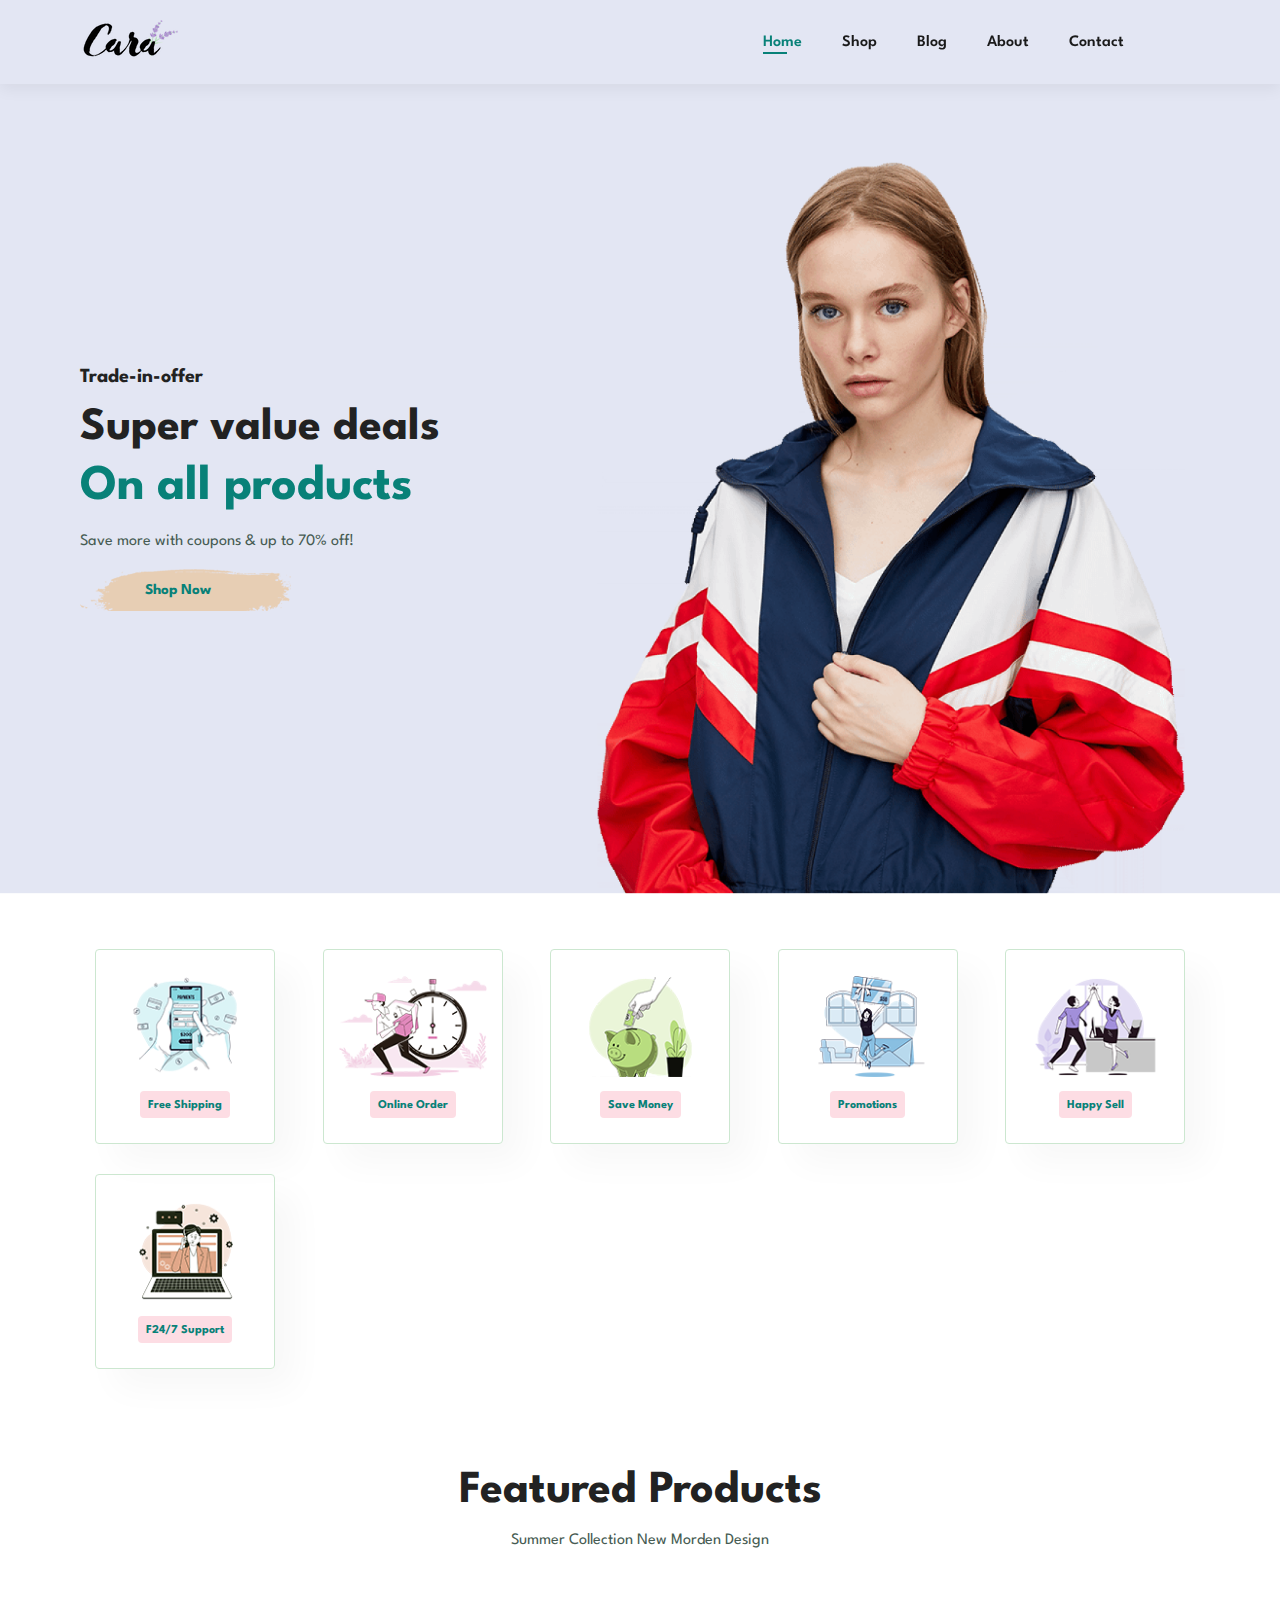
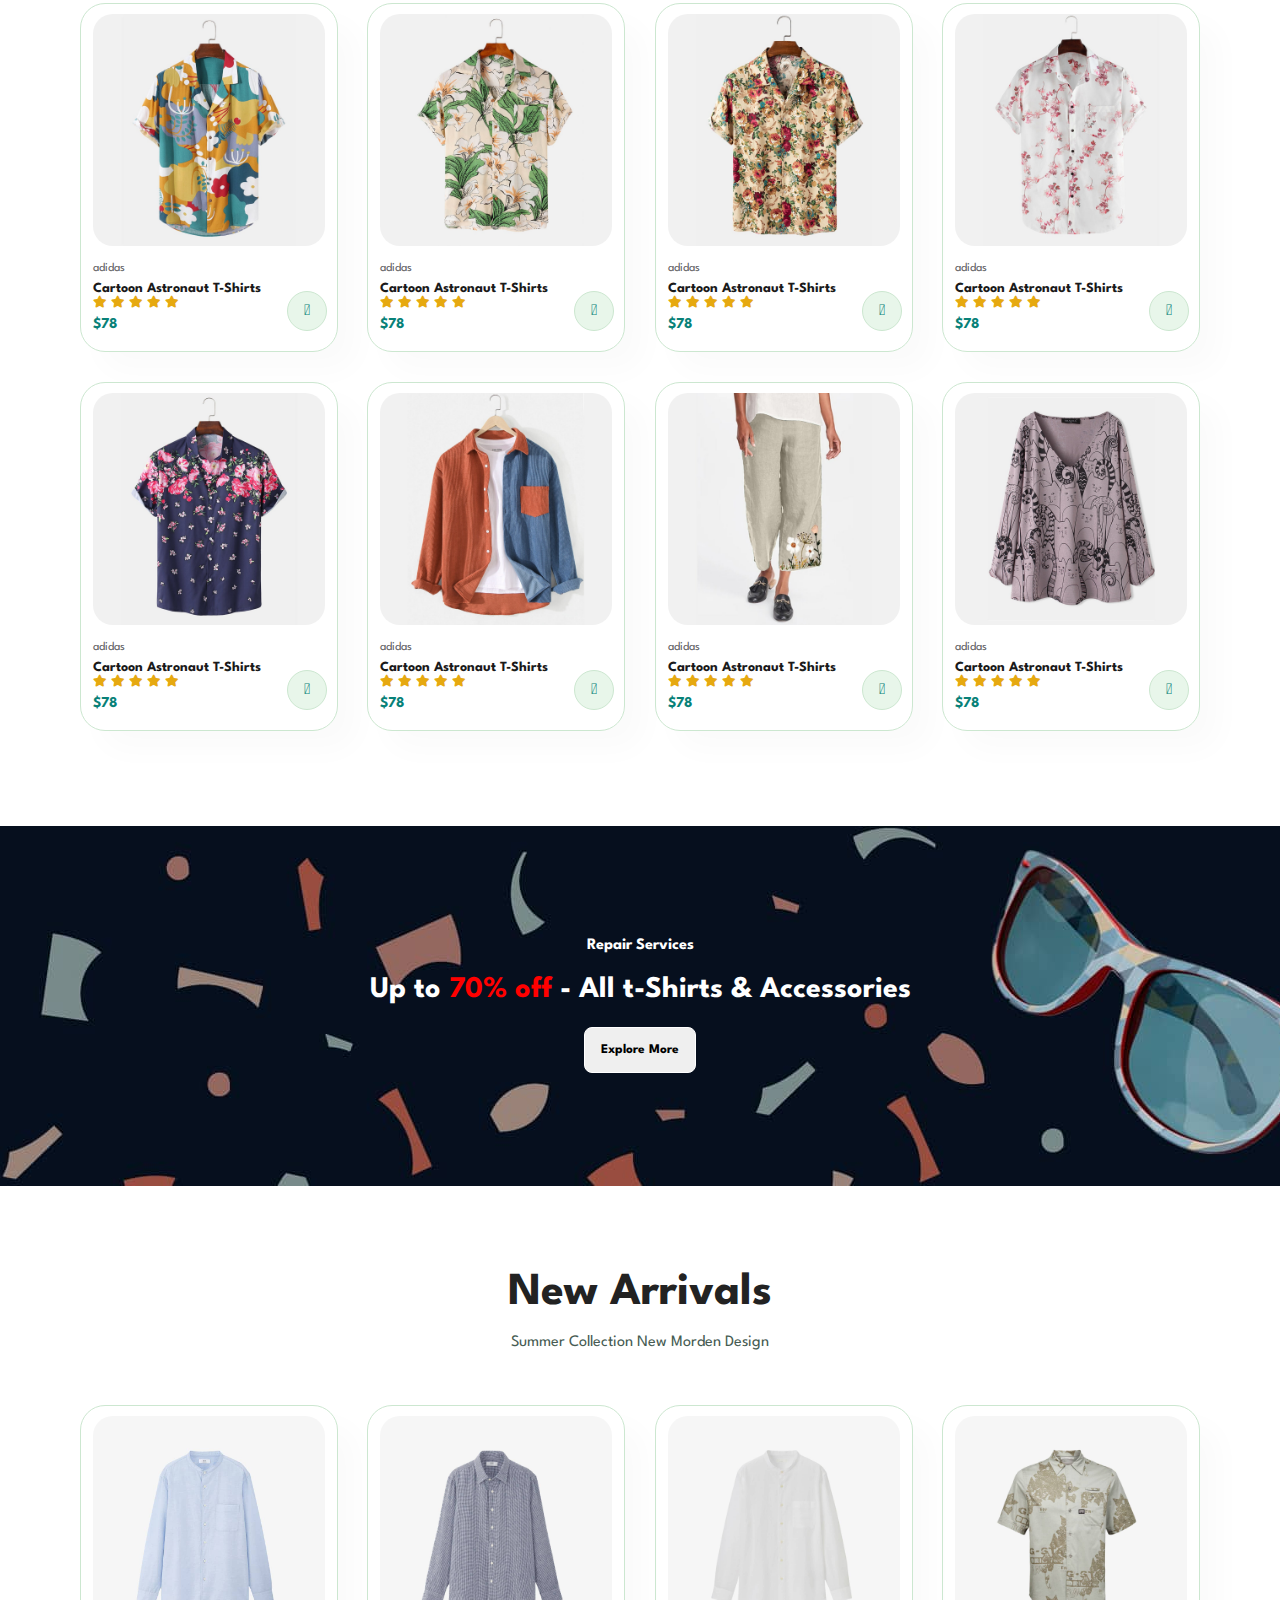
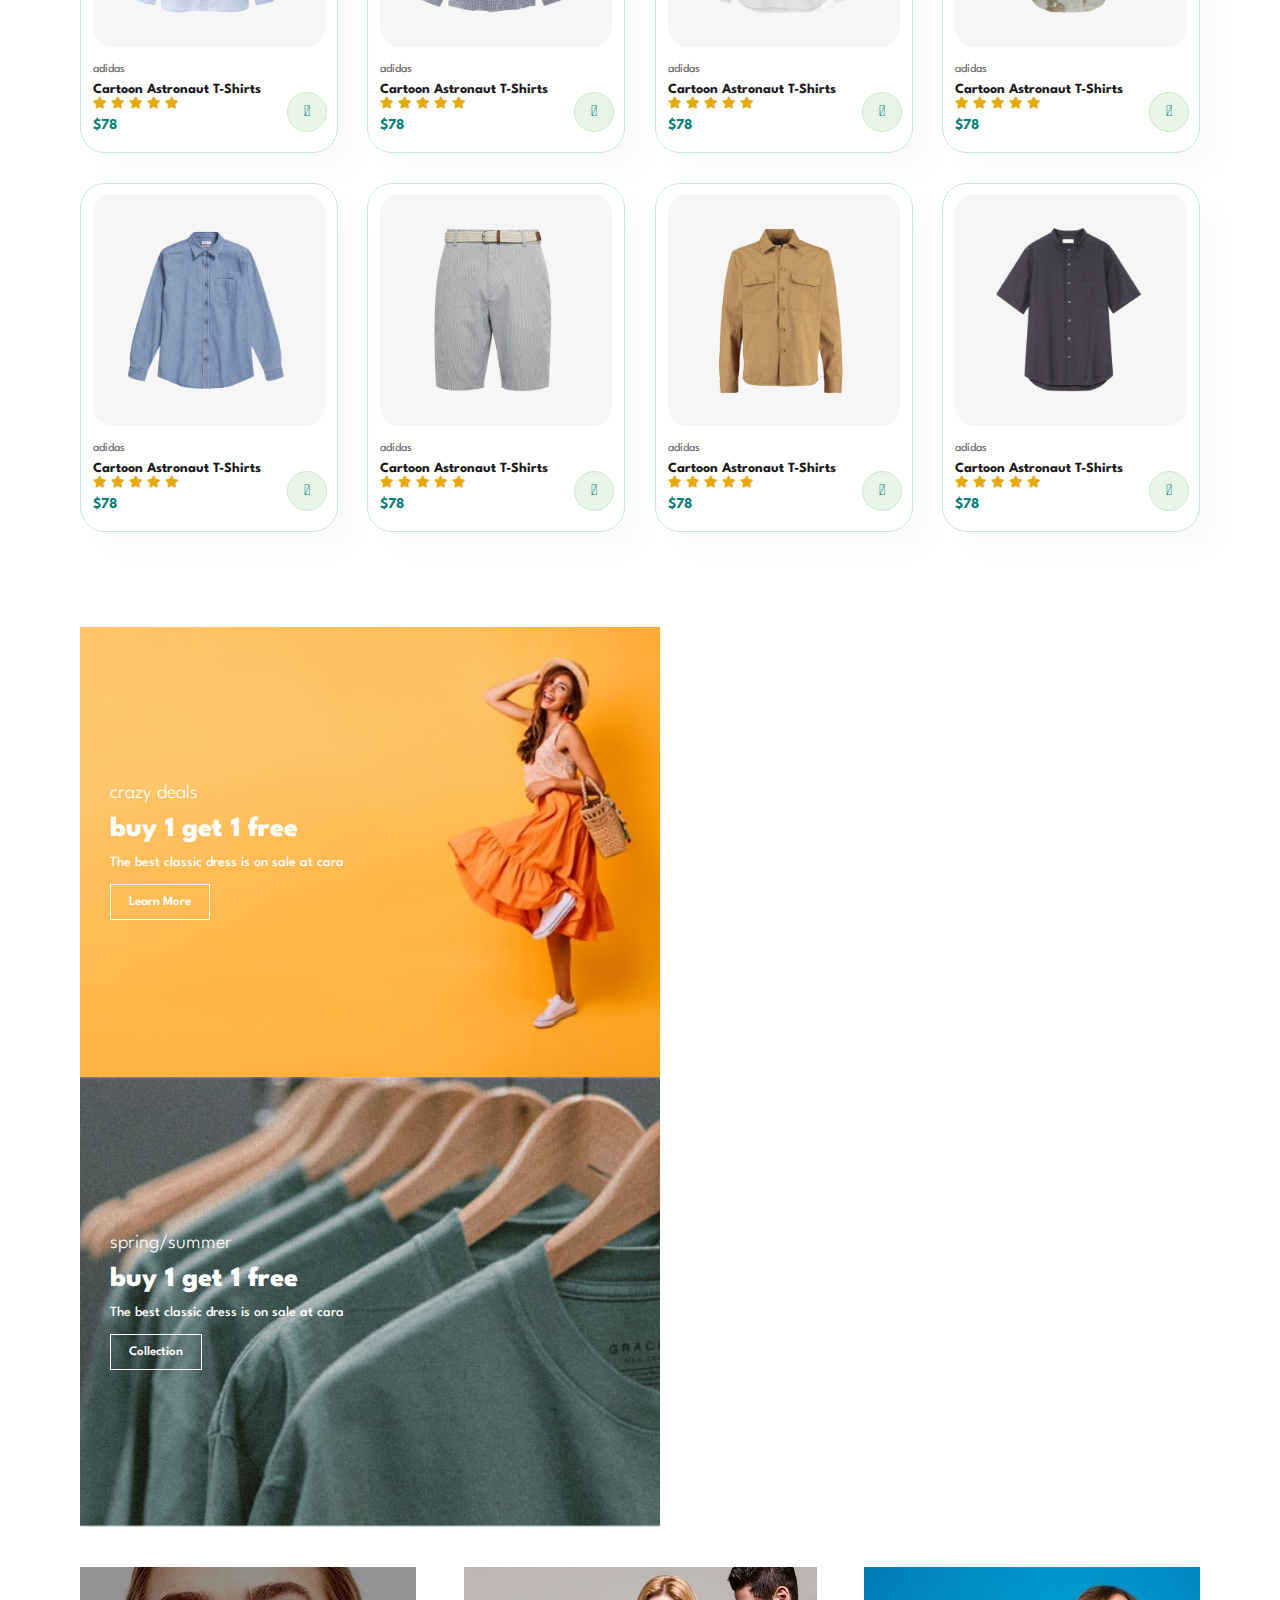
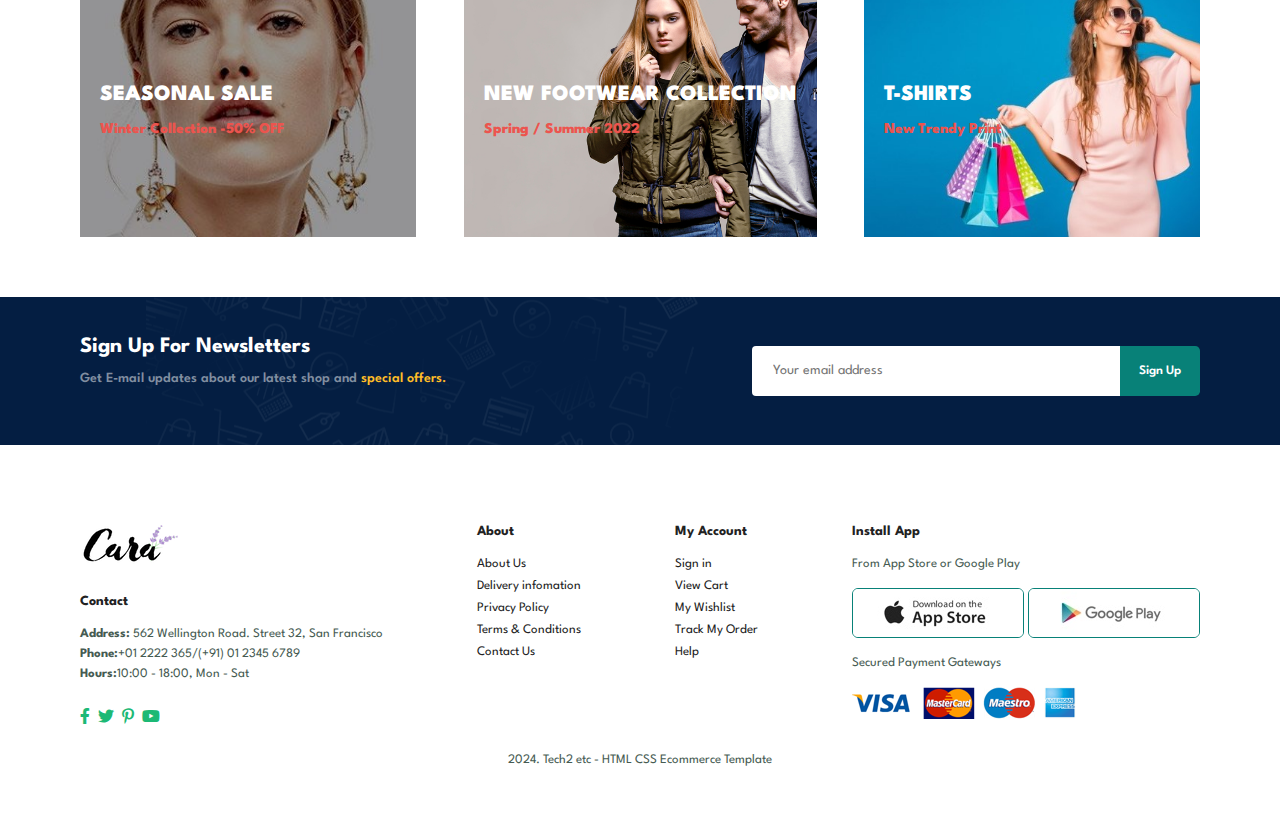
<file: index.html>
<!DOCTYPE html>
<html lang="en">
<head>
    <meta charset="UTF-8">
    <meta name="viewport" content="width=device-width,initial-scale=1.0">
    <title>Ecommerce Website</title>
    <link rel="stylesheet" href="https://pro.fontawesome.com/releases/v5.10.0/css/all.css" />
    <link rel="stylesheet" href="style.css">
</head>
<body>
    <section id="header">
        <a href="#"><img src="image/logo.png" class="logo" alt=""></a>

        <div>
            <ul id="navbar">
                <li><a class="active" href="index.html">Home</a></li>
                <li><a href="shop.html">Shop</a></li>
                <li><a href="blog.html">Blog</a></li>
                <li><a href="about.html">About</a></li>
                <li><a href="contact.html">Contact</a></li>
                <li id="lg-bag"><a href="cart.html"><i class="far fa-shopping-bag"></i></a></li>
                <a href="#" id="close"><i class="far fa-times"></i></a>
            </ul>
        </div>

        <div id="mobile">
            <a href="cart.html"><i class="far fa-shopping-bag"></i></a>
            <i id="bar" class="fas fa-outdent"></i>
        </div>
    </section>
    <section id="hero">
        <h4>Trade-in-offer</h4>
        <h2>Super value deals</h2>
        <h1>On all products</h1>
        <p>Save more with coupons & up to 70% off!</p>
        <button>Shop Now</button>
    </section>

    <section id="feature" class="section-p1">
        <div class="fe-box">
            <img src="image/features/f1.png" alt="">
            <h6>Free Shipping</h6>
        </div>
        <div class="fe-box">
            <img src="image/features/f2.png" alt="">
            <h6>Online Order</h6>
        </div>
        <div class="fe-box">
            <img src="image/features/f3.png" alt="">
            <h6>Save Money</h6>
        </div>
        <div class="fe-box">
            <img src="image/features/f4.png" alt="">
            <h6>Promotions</h6>
        </div>
        <div class="fe-box">
            <img src="image/features/f5.png" alt="">
            <h6>Happy Sell</h6>
        </div>
        <div class="fe-box">
            <img src="image/features/f6.png" alt="">
            <h6>F24/7 Support</h6>
        </div>

    </section>

    <section id="product1" class="section-p1">
        <h2>Featured Products</h2>
        <p>Summer Collection New Morden Design</p>
        <div class="pro-container">
            <div class="pro">
                <img src="image/products/f1.jpg" alt="image">
                <div class="des">
                    <span>adidas</span>
                    <h5>Cartoon Astronaut T-Shirts</h5>
                    <div class="star">
                        <i class="fas fa-star"></i>
                        <i class="fas fa-star"></i>
                        <i class="fas fa-star"></i>
                        <i class="fas fa-star"></i>
                        <i class="fas fa-star"></i>
                    </div>
                    <h4>$78</h4>
                </div>
                <a href="#"><i class="fal fa-shopping-cart cart"></i></a>
            </div>
            <div class="pro">
                <img src="image/products/f2.jpg" alt="image">
                <div class="des">
                    <span>adidas</span>
                    <h5>Cartoon Astronaut T-Shirts</h5>
                    <div class="star">
                        <i class="fas fa-star"></i>
                        <i class="fas fa-star"></i>
                        <i class="fas fa-star"></i>
                        <i class="fas fa-star"></i>
                        <i class="fas fa-star"></i>
                    </div>
                    <h4>$78</h4>
                </div>
                <a href="#"><i class="fal fa-shopping-cart cart"></i></a>
            </div>
            <div class="pro">
                <img src="image/products/f3.jpg" alt="image">
                <div class="des">
                    <span>adidas</span>
                    <h5>Cartoon Astronaut T-Shirts</h5>
                    <div class="star">
                        <i class="fas fa-star"></i>
                        <i class="fas fa-star"></i>
                        <i class="fas fa-star"></i>
                        <i class="fas fa-star"></i>
                        <i class="fas fa-star"></i>
                    </div>
                    <h4>$78</h4>
                </div>
                <a href="#"><i class="fal fa-shopping-cart cart"></i></a>
            </div>
            <div class="pro">
                <img src="image/products/f4.jpg" alt="image">
                <div class="des">
                    <span>adidas</span>
                    <h5>Cartoon Astronaut T-Shirts</h5>
                    <div class="star">
                        <i class="fas fa-star"></i>
                        <i class="fas fa-star"></i>
                        <i class="fas fa-star"></i>
                        <i class="fas fa-star"></i>
                        <i class="fas fa-star"></i>
                    </div>
                    <h4>$78</h4>
                </div>
                <a href="#"><i class="fal fa-shopping-cart cart"></i></a>
            </div>
            <div class="pro">
                <img src="image/products/f5.jpg" alt="image">
                <div class="des">
                    <span>adidas</span>
                    <h5>Cartoon Astronaut T-Shirts</h5>
                    <div class="star">
                        <i class="fas fa-star"></i>
                        <i class="fas fa-star"></i>
                        <i class="fas fa-star"></i>
                        <i class="fas fa-star"></i>
                        <i class="fas fa-star"></i>
                    </div>
                    <h4>$78</h4>
                </div>
                <a href="#"><i class="fal fa-shopping-cart cart"></i></a>
            </div>
            <div class="pro">
                <img src="image/products/f6.jpg" alt="image">
                <div class="des">
                    <span>adidas</span>
                    <h5>Cartoon Astronaut T-Shirts</h5>
                    <div class="star">
                        <i class="fas fa-star"></i>
                        <i class="fas fa-star"></i>
                        <i class="fas fa-star"></i>
                        <i class="fas fa-star"></i>
                        <i class="fas fa-star"></i>
                    </div>
                    <h4>$78</h4>
                </div>
                <a href="#"><i class="fal fa-shopping-cart cart"></i></a>
            </div>
            <div class="pro">
                <img src="image/products/f7.jpg" alt="image">
                <div class="des">
                    <span>adidas</span>
                    <h5>Cartoon Astronaut T-Shirts</h5>
                    <div class="star">
                        <i class="fas fa-star"></i>
                        <i class="fas fa-star"></i>
                        <i class="fas fa-star"></i>
                        <i class="fas fa-star"></i>
                        <i class="fas fa-star"></i>
                    </div>
                    <h4>$78</h4>
                </div>
                <a href="#"><i class="fal fa-shopping-cart cart"></i></a>
            </div>
            <div class="pro">
                <img src="image/products/f8.jpg" alt="image">
                <div class="des">
                    <span>adidas</span>
                    <h5>Cartoon Astronaut T-Shirts</h5>
                    <div class="star">
                        <i class="fas fa-star"></i>
                        <i class="fas fa-star"></i>
                        <i class="fas fa-star"></i>
                        <i class="fas fa-star"></i>
                        <i class="fas fa-star"></i>
                    </div>
                    <h4>$78</h4>
                </div>
                <a href="#"><i class="fal fa-shopping-cart cart"></i></a>
            </div>
        </div>
    </section>

    <section id="banner" class="section-m1">
            <h4>Repair Services</h4>
            <h2>Up to <span>70% off</span> - All t-Shirts & Accessories</h2>
            <button>Explore More</button>
    </section>

    <section id="product1" class="section-p1">
        <h2>New Arrivals</h2>
        <p>Summer Collection New Morden Design</p>
        <div class="pro-container">
            <div class="pro">
                <img src="image/products/n1.jpg" alt="image">
                <div class="des">
                    <span>adidas</span>
                    <h5>Cartoon Astronaut T-Shirts</h5>
                    <div class="star">
                        <i class="fas fa-star"></i>
                        <i class="fas fa-star"></i>
                        <i class="fas fa-star"></i>
                        <i class="fas fa-star"></i>
                        <i class="fas fa-star"></i>
                    </div>
                    <h4>$78</h4>
                </div>
                <a href="#"><i class="fal fa-shopping-cart cart"></i></a>
            </div>
            <div class="pro">
                <img src="image/products/n2.jpg" alt="image">
                <div class="des">
                    <span>adidas</span>
                    <h5>Cartoon Astronaut T-Shirts</h5>
                    <div class="star">
                        <i class="fas fa-star"></i>
                        <i class="fas fa-star"></i>
                        <i class="fas fa-star"></i>
                        <i class="fas fa-star"></i>
                        <i class="fas fa-star"></i>
                    </div>
                    <h4>$78</h4>
                </div>
                <a href="#"><i class="fal fa-shopping-cart cart"></i></a>
            </div>
            <div class="pro">
                <img src="image/products/n3.jpg" alt="image">
                <div class="des">
                    <span>adidas</span>
                    <h5>Cartoon Astronaut T-Shirts</h5>
                    <div class="star">
                        <i class="fas fa-star"></i>
                        <i class="fas fa-star"></i>
                        <i class="fas fa-star"></i>
                        <i class="fas fa-star"></i>
                        <i class="fas fa-star"></i>
                    </div>
                    <h4>$78</h4>
                </div>
                <a href="#"><i class="fal fa-shopping-cart cart"></i></a>
            </div>
            <div class="pro">
                <img src="image/products/n4.jpg" alt="image">
                <div class="des">
                    <span>adidas</span>
                    <h5>Cartoon Astronaut T-Shirts</h5>
                    <div class="star">
                        <i class="fas fa-star"></i>
                        <i class="fas fa-star"></i>
                        <i class="fas fa-star"></i>
                        <i class="fas fa-star"></i>
                        <i class="fas fa-star"></i>
                    </div>
                    <h4>$78</h4>
                </div>
                <a href="#"><i class="fal fa-shopping-cart cart"></i></a>
            </div>
            <div class="pro">
                <img src="image/products/n5.jpg" alt="image">
                <div class="des">
                    <span>adidas</span>
                    <h5>Cartoon Astronaut T-Shirts</h5>
                    <div class="star">
                        <i class="fas fa-star"></i>
                        <i class="fas fa-star"></i>
                        <i class="fas fa-star"></i>
                        <i class="fas fa-star"></i>
                        <i class="fas fa-star"></i>
                    </div>
                    <h4>$78</h4>
                </div>
                <a href="#"><i class="fal fa-shopping-cart cart"></i></a>
            </div>
            <div class="pro">
                <img src="image/products/n6.jpg" alt="image">
                <div class="des">
                    <span>adidas</span>
                    <h5>Cartoon Astronaut T-Shirts</h5>
                    <div class="star">
                        <i class="fas fa-star"></i>
                        <i class="fas fa-star"></i>
                        <i class="fas fa-star"></i>
                        <i class="fas fa-star"></i>
                        <i class="fas fa-star"></i>
                    </div>
                    <h4>$78</h4>
                </div>
                <a href="#"><i class="fal fa-shopping-cart cart"></i></a>
            </div>
            <div class="pro">
                <img src="image/products/n7.jpg" alt="image">
                <div class="des">
                    <span>adidas</span>
                    <h5>Cartoon Astronaut T-Shirts</h5>
                    <div class="star">
                        <i class="fas fa-star"></i>
                        <i class="fas fa-star"></i>
                        <i class="fas fa-star"></i>
                        <i class="fas fa-star"></i>
                        <i class="fas fa-star"></i>
                    </div>
                    <h4>$78</h4>
                </div>
                <a href="#"><i class="fal fa-shopping-cart cart"></i></a>
            </div>
            <div class="pro">
                <img src="image/products/n8.jpg" alt="image">
                <div class="des">
                    <span>adidas</span>
                    <h5>Cartoon Astronaut T-Shirts</h5>
                    <div class="star">
                        <i class="fas fa-star"></i>
                        <i class="fas fa-star"></i>
                        <i class="fas fa-star"></i>
                        <i class="fas fa-star"></i>
                        <i class="fas fa-star"></i>
                    </div>
                    <h4>$78</h4>
                </div>
                <a href="#"><i class="fal fa-shopping-cart cart"></i></a>
            </div>
        </div>
    </section>

    <section id="sm-banner" class="section-p1">
        <div class="banner-box">
            <h4>crazy deals</h4>
            <h2>buy 1 get 1 free</h2>
            <span>The best classic dress is on sale at cara</span>
            <button class="white">Learn More</button>
        </div>
        <div class="banner-box banner-box2">
            <h4>spring/summer</h4>
            <h2>buy 1 get 1 free</h2>
            <span>The best classic dress is on sale at cara</span>
            <button class="white">Collection</button>
        </div>
    </section>

    <section id="banner3">
        <div class="banner-box">
            <h2>SEASONAL SALE</h2>
            <h3>Winter Collection -50% OFF</h3>
        </div>
        <div class="banner-box banner-box2">
            <h2>NEW FOOTWEAR COLLECTION</h2>
            <h3>Spring / Summer 2022</h3>
        </div>
        <div class="banner-box banner-box3">
            <h2>T-SHIRTS</h2>
            <h3>New Trendy Print</h3>
        </div>
    </section>

    <section id="newsletters" class="section-p1 section-m1">
        <div class="newstext">
            <h4>Sign Up For Newsletters</h4>
            <p>Get E-mail updates about our latest shop and <span>special offers.</span></p>
        </div>
        <div class="form">
            <input type="text"  placeholder="Your email address">
            <button class="normal">Sign Up</button>
        </div>
    </section>

    <footer class="section-p1">
        <div class="col">
            <img src="image/logo.png" class="logo" >
            <h4>Contact</h4>
            <p> <strong>Address:</strong> 562 Wellington Road. Street 32, San Francisco</p>
            <p><strong>Phone:</strong>+01 2222 365/(+91) 01 2345 6789</p>
            <p><strong>Hours:</strong>10:00 - 18:00, Mon - Sat</p>
            <div class="follow">
                <div class="icon">
                    <i class="fab fa-facebook-f"></i>
                    <i class="fab fa-twitter"></i>
                    <i class="fab fa-pinterest-p"></i>
                    <i class="fab fa-youtube"></i>
                </div>
            </div>

        </div>

        <div class="col">
            <h4>About</h4>
            <a href="#">About Us</a>
            <a href="#">Delivery infomation</a>
            <a href="#">Privacy Policy</a>
            <a href="#">Terms & Conditions</a>
            <a href="#">Contact Us</a>
        </div>

        <div class="col">
            <h4>My Account</h4>
            <a href="#">Sign in</a>
            <a href="#">View Cart</a>
            <a href="#">My Wishlist</a>
            <a href="#">Track My Order</a>
            <a href="#">Help</a>
        </div>

        <div class="col install">
            <h4>Install App</h4>
            <p>From App Store or Google Play</p>
            <div class="row">
                <img src="image/Pay/app.jpg" alt="">
                <img src="image/Pay/play.jpg" alt="">
            </div>
            <p>Secured Payment Gateways</p>
            <img src="image/Pay/pay.png" alt="">
        </div>
        <div class="copyright">
            <p >2024. Tech2 etc - HTML CSS Ecommerce Template</p>
        </div>
    </footer>
    <script src="index.js"></script>
</body>
</html>
</file>
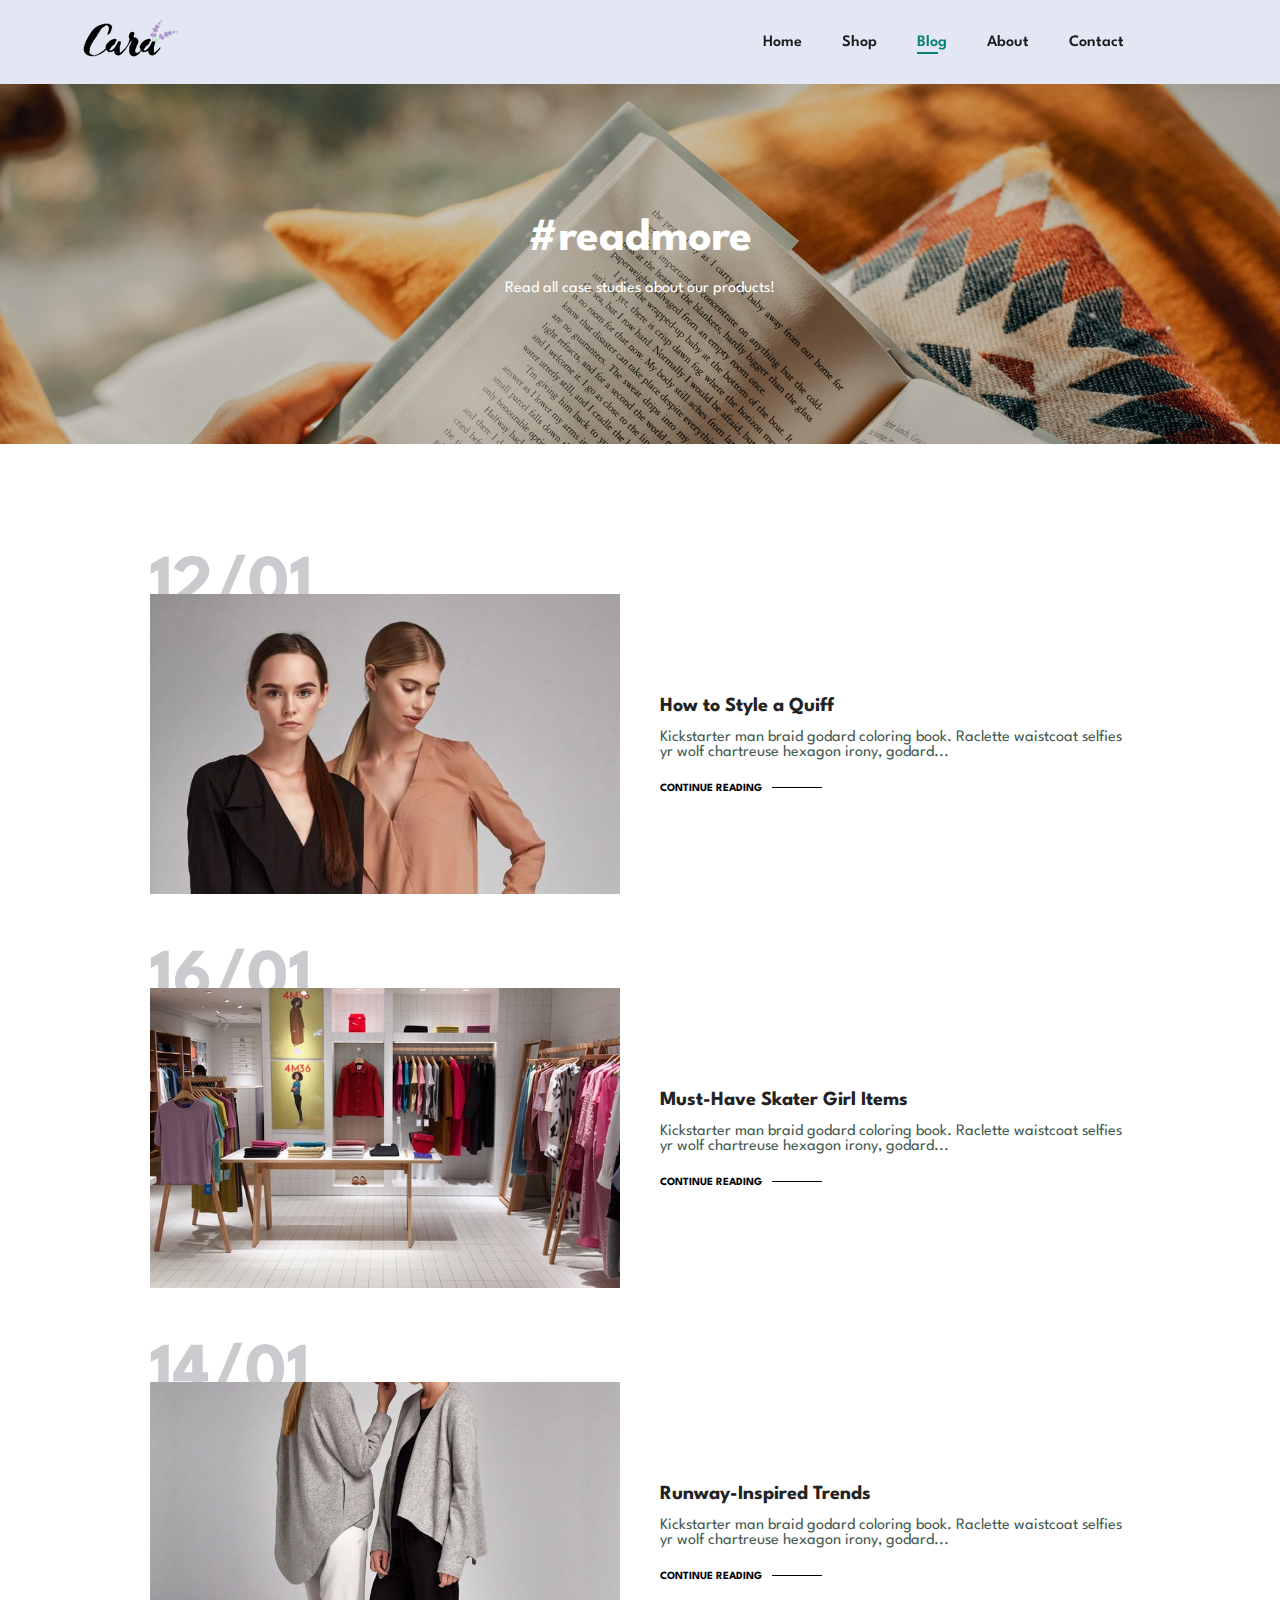
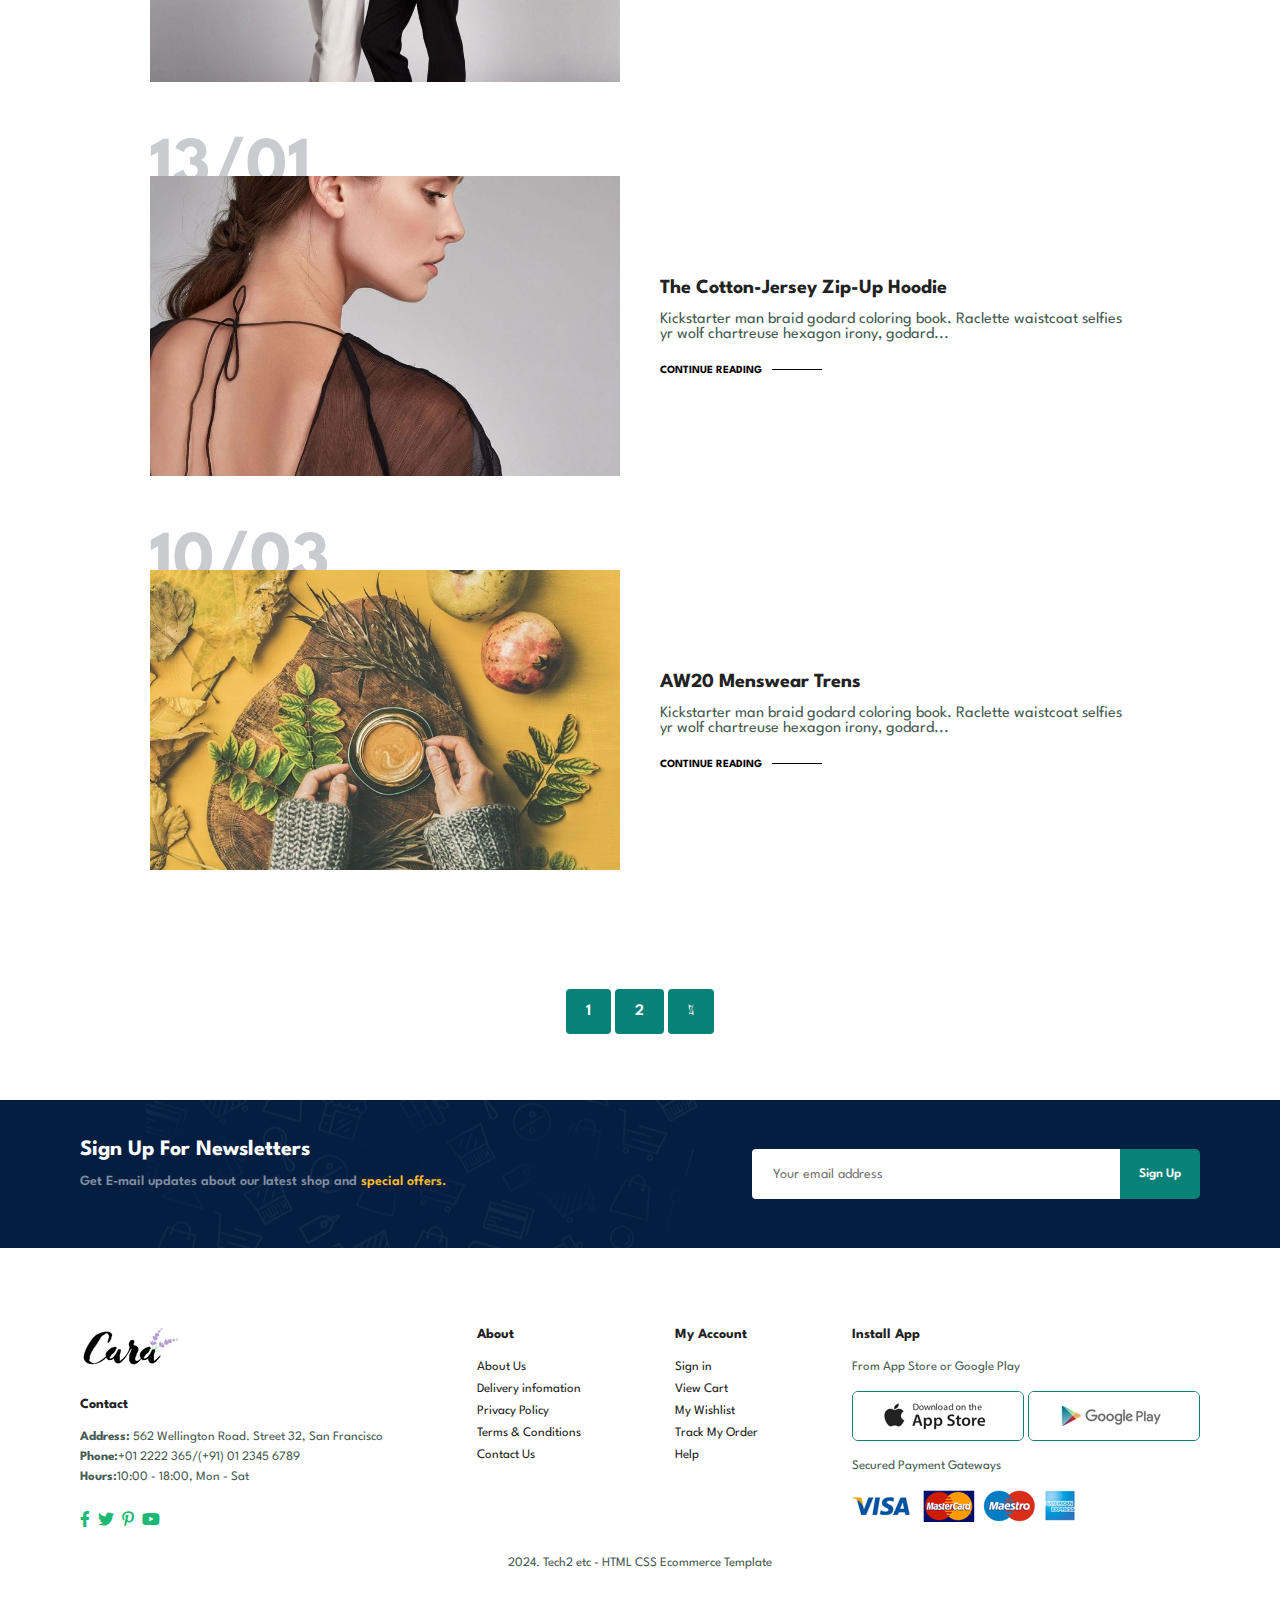
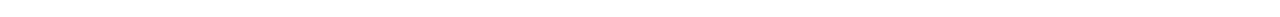
<file: blog.html>
<!DOCTYPE html>
<html lang="en">
<head>
    <meta charset="UTF-8">
    <meta name="viewport" content="width=device-width,initial-scale=1.0">
    <title>Ecommerce Website</title>
    <link rel="stylesheet" href="https://pro.fontawesome.com/releases/v5.10.0/css/all.css" />
    <link rel="stylesheet" href="style.css">
</head>
<body>
    <section id="header">
        <a href="#"><img src="image/logo.png" class="logo" alt=""></a>

        <div>
            <ul id="navbar">
                <li><a  href="index.html">Home</a></li>
                <li><a  href="shop.html">Shop</a></li>
                <li><a class="active" href="blog.html">Blog</a></li>
                <li><a href="about.html">About</a></li>
                <li><a href="contact.html">Contact</a></li>
                <li id="lg-bag"><a href="cart.html"><i class="far fa-shopping-bag"></i></a></li>
                <a href="#" id="close"><i class="far fa-times"></i></a>
            </ul>
        </div>

        <div id="mobile">
            <a href="cart.html"><i class="far fa-shopping-bag"></i></a>
            <i id="bar" class="fas fa-outdent"></i>
        </div>
    </section>
    
    <section id="page-header" class="blog-header">
        <h2>#readmore</h2>
        <p>Read all case studies about our products! </p>
    </section>

    <section id="blog">
        <div class="blog-box">
            <div class="blog-img">
                <img src="image/blog/b2.jpg" >
            </div>
            <div class="blog-details">
                <h4>How to Style a Quiff</h4>
                <p>Kickstarter man braid godard coloring book. Raclette waistcoat selfies
                    yr wolf chartreuse hexagon irony, godard...
                </p>
                <a href="#">CONTINUE READING</a>
            </div>
            <h1>12/01</h1>
        </div>
        <div class="blog-box">
            <div class="blog-img">
                <img src="image/blog/b3.jpg" >
            </div>
            <div class="blog-details">
                <h4>Must-Have Skater Girl Items</h4>
                <p>Kickstarter man braid godard coloring book. Raclette waistcoat selfies
                    yr wolf chartreuse hexagon irony, godard...
                </p>
                <a href="#">CONTINUE READING</a>
            </div>
            <h1>16/01</h1>
        </div>
        <div class="blog-box">
            <div class="blog-img">
                <img src="image/blog/b4.jpg">
            </div>
            <div class="blog-details">
                <h4>Runway-Inspired Trends</h4>
                <p>Kickstarter man braid godard coloring book. Raclette waistcoat selfies
                    yr wolf chartreuse hexagon irony, godard...
                </p>
                <a href="#">CONTINUE READING</a>
            </div>
            <h1>14/01</h1>
        </div>
        <div class="blog-box">
            <div class="blog-img">
                <img src="image/blog/b1.jpg" >
            </div>
            <div class="blog-details">
                <h4>The Cotton-Jersey Zip-Up Hoodie</h4>
                <p>Kickstarter man braid godard coloring book. Raclette waistcoat selfies
                    yr wolf chartreuse hexagon irony, godard...
                </p>
                <a href="#">CONTINUE READING</a>
            </div>
            <h1>13/01</h1>
        </div>
        <div class="blog-box">
            <div class="blog-img">
                <img src="image/blog/b6.jpg" >
            </div>
            <div class="blog-details">
                <h4>AW20 Menswear Trens</h4>
                <p>Kickstarter man braid godard coloring book. Raclette waistcoat selfies
                    yr wolf chartreuse hexagon irony, godard...
                </p>
                <a href="#">CONTINUE READING</a>
            </div>
            <h1>10/03</h1>
        </div>
    </section>

    <section id="pagination" class="section-p1">
        <a href="#">1</a>
        <a href="#">2</a>
        <a href="#"><i class="fal fa-long-arrow-alt-right"></i></a>
    </section>
    
    <section id="newsletters" class="section-p1 section-m1">
        <div class="newstext">
            <h4>Sign Up For Newsletters</h4>
            <p>Get E-mail updates about our latest shop and <span>special offers.</span></p>
        </div>
        <div class="form">
            <input type="text"  placeholder="Your email address">
            <button class="normal">Sign Up</button>
        </div>
    </section>

    <footer class="section-p1">
        <div class="col">
            <img src="image/logo.png" class="logo" >
            <h4>Contact</h4>
            <p> <strong>Address:</strong> 562 Wellington Road. Street 32, San Francisco</p>
            <p><strong>Phone:</strong>+01 2222 365/(+91) 01 2345 6789</p>
            <p><strong>Hours:</strong>10:00 - 18:00, Mon - Sat</p>
            <div class="follow">
                <div class="icon">
                    <i class="fab fa-facebook-f"></i>
                    <i class="fab fa-twitter"></i>
                    <i class="fab fa-pinterest-p"></i>
                    <i class="fab fa-youtube"></i>
                </div>
            </div>

        </div>

        <div class="col">
            <h4>About</h4>
            <a href="#">About Us</a>
            <a href="#">Delivery infomation</a>
            <a href="#">Privacy Policy</a>
            <a href="#">Terms & Conditions</a>
            <a href="#">Contact Us</a>
        </div>

        <div class="col">
            <h4>My Account</h4>
            <a href="#">Sign in</a>
            <a href="#">View Cart</a>
            <a href="#">My Wishlist</a>
            <a href="#">Track My Order</a>
            <a href="#">Help</a>
        </div>

        <div class="col install">
            <h4>Install App</h4>
            <p>From App Store or Google Play</p>
            <div class="row">
                <img src="image/Pay/app.jpg" alt="">
                <img src="image/Pay/play.jpg" alt="">
            </div>
            <p>Secured Payment Gateways</p>
            <img src="image/Pay/pay.png" alt="">
        </div>
        <div class="copyright">
            <p >2024. Tech2 etc - HTML CSS Ecommerce Template</p>
        </div>
    </footer>
    <script src="index.js"></script>
</body>
</html>
</file>
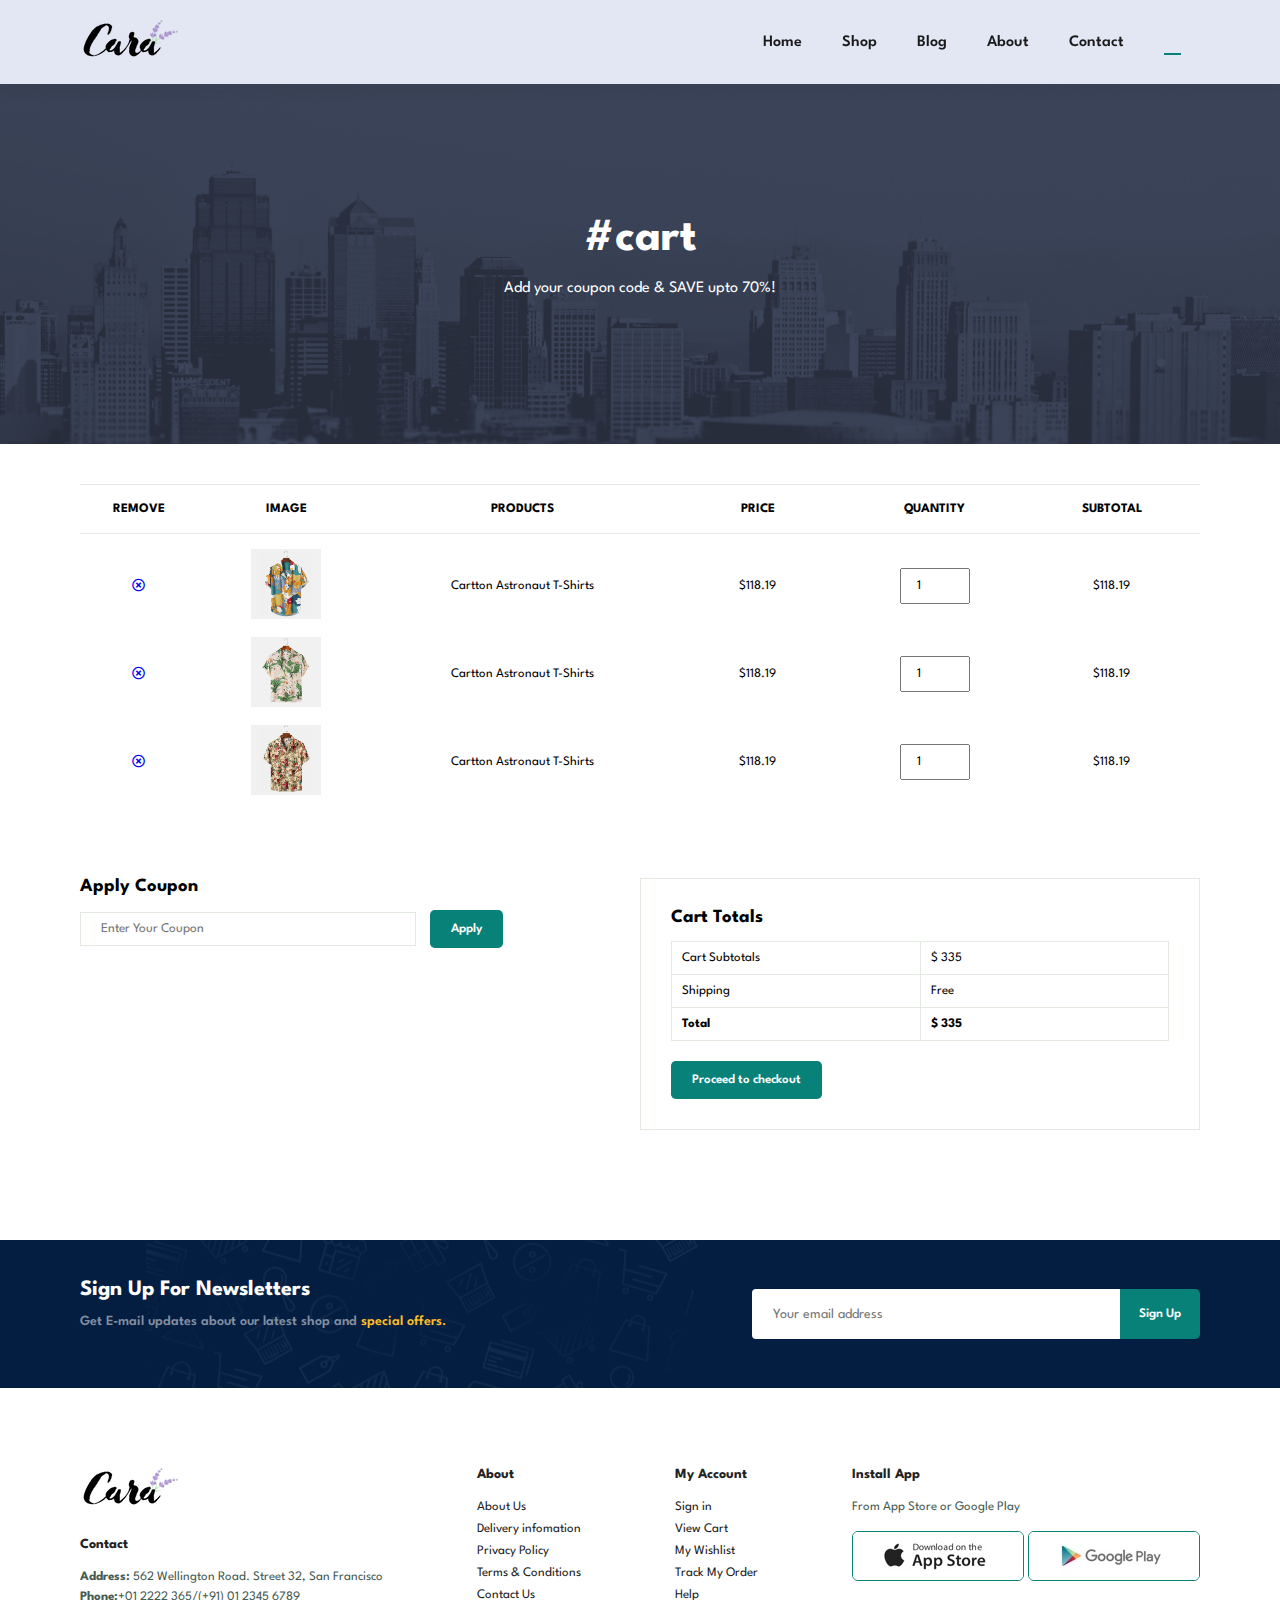
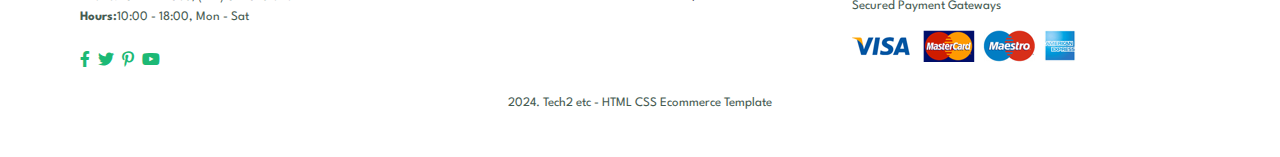
<file: cart.html>
<!DOCTYPE html>
<html lang="en">
<head>
    <meta charset="UTF-8">
    <meta name="viewport" content="width=device-width,initial-scale=1.0">
    <title>Ecommerce Website</title>
    <link rel="stylesheet" href="https://pro.fontawesome.com/releases/v5.10.0/css/all.css" />
    <link rel="stylesheet" href="style.css">
</head>
<body>

    <section id="header">
        <a href="#"><img src="image/logo.png" class="logo" alt=""></a>

        <div>
            <ul id="navbar">
                <li><a  href="index.html">Home</a></li>
                <li><a  href="shop.html">Shop</a></li>
                <li><a  href="blog.html">Blog</a></li>
                <li><a href="about.html">About</a></li>
                <li><a  href="contact.html">Contact</a></li>
                <li id="lg-bag"><a class="active" href="cart.html"><i class="far fa-shopping-bag"></i></a></li>
                <a href="#" id="close"><i class="far fa-times"></i></a>
            </ul>
        </div>

        <div id="mobile">
            <a href="cart.html" class="active"><i class="far fa-shopping-bag"></i></a>
            <i id="bar" class="fas fa-outdent"></i>
        </div>
    </section>
    
    <section id="page-header" class="about-header">
        <h2>#cart</h2>
        <p>Add your coupon code & SAVE upto 70%!</p>
    </section>

    <section id="cart" class="section-p1">
        <table width="100%">
            <thead>
                <tr>
                    <td>Remove</td>
                    <td>Image</td>
                    <td>Products</td>
                    <td>Price</td>
                    <td>Quantity</td>
                    <td>Subtotal</td>
                </tr>
            </thead>
            <tbody>
                <tr>
                    <td><a href="#"><i class="far fa-times-circle"></i></a></td>
                    <td><img src="image/products/f1.jpg" alt=""></td>
                    <td>Cartton Astronaut T-Shirts</td>
                    <td>$118.19</td>
                    <td><input type="number" value="1"></td>
                    <td>$118.19</td>
                </tr>
                <tr>
                    <td><a href="#"><i class="far fa-times-circle"></i></a></td>
                    <td><img src="image/products/f2.jpg" alt=""></td>
                    <td>Cartton Astronaut T-Shirts</td>
                    <td>$118.19</td>
                    <td><input type="number" value="1"></td>
                    <td>$118.19</td>
                </tr>
                <tr>
                    <td><a href="#"><i class="far fa-times-circle"></i></a></td>
                    <td><img src="image/products/f3.jpg" alt=""></td>
                    <td>Cartton Astronaut T-Shirts</td>
                    <td>$118.19</td>
                    <td><input type="number" value="1"></td>
                    <td>$118.19</td>
                </tr>
            </tbody>
        </table>
    </section>

    
    <section id="cart-add" class="section-p1">
        <div id="coupon">
            <h3>Apply Coupon</h3>
            <div>
                <input type="text" placeholder="Enter Your Coupon">
                <button class="normal">Apply</button>
            </div>
        </div>

        <div id="subtotal">
            <h3>Cart Totals</h3>
            <table>
                <tr>
                    <td>Cart Subtotals</td>
                    <td>$ 335</td>
                </tr>
                <tr>
                    <td>Shipping</td>
                    <td>Free</td>
                </tr>
                <tr>
                    <td><strong>Total</strong></td>
                    <td><strong>$ 335</strong></td>
                </tr>
            </table>
            <button class="normal">Proceed to checkout</button>
        </div>
    </section>
    

    <section id="newsletters" class="section-p1 section-m1">
        <div class="newstext">
            <h4>Sign Up For Newsletters</h4>
            <p>Get E-mail updates about our latest shop and <span>special offers.</span></p>
        </div>
        <div class="form">
            <input type="text"  placeholder="Your email address">
            <button class="normal">Sign Up</button>
        </div>
    </section>

    <footer class="section-p1">
        <div class="col">
            <img src="image/logo.png" class="logo" >
            <h4>Contact</h4>
            <p> <strong>Address:</strong> 562 Wellington Road. Street 32, San Francisco</p>
            <p><strong>Phone:</strong>+01 2222 365/(+91) 01 2345 6789</p>
            <p><strong>Hours:</strong>10:00 - 18:00, Mon - Sat</p>
            <div class="follow">
                <div class="icon">
                    <i class="fab fa-facebook-f"></i>
                    <i class="fab fa-twitter"></i>
                    <i class="fab fa-pinterest-p"></i>
                    <i class="fab fa-youtube"></i>
                </div>
            </div>

        </div>

        <div class="col">
            <h4>About</h4>
            <a href="#">About Us</a>
            <a href="#">Delivery infomation</a>
            <a href="#">Privacy Policy</a>
            <a href="#">Terms & Conditions</a>
            <a href="#">Contact Us</a>
        </div>

        <div class="col">
            <h4>My Account</h4>
            <a href="#">Sign in</a>
            <a href="#">View Cart</a>
            <a href="#">My Wishlist</a>
            <a href="#">Track My Order</a>
            <a href="#">Help</a>
        </div>

        <div class="col install">
            <h4>Install App</h4>
            <p>From App Store or Google Play</p>
            <div class="row">
                <img src="image/Pay/app.jpg" alt="">
                <img src="image/Pay/play.jpg" alt="">
            </div>
            <p>Secured Payment Gateways</p>
            <img src="image/Pay/pay.png" alt="">
        </div>
        <div class="copyright">
            <p >2024. Tech2 etc - HTML CSS Ecommerce Template</p>
        </div>
    </footer>
    <script src="index.js"></script>
</body>
</html>
</file>
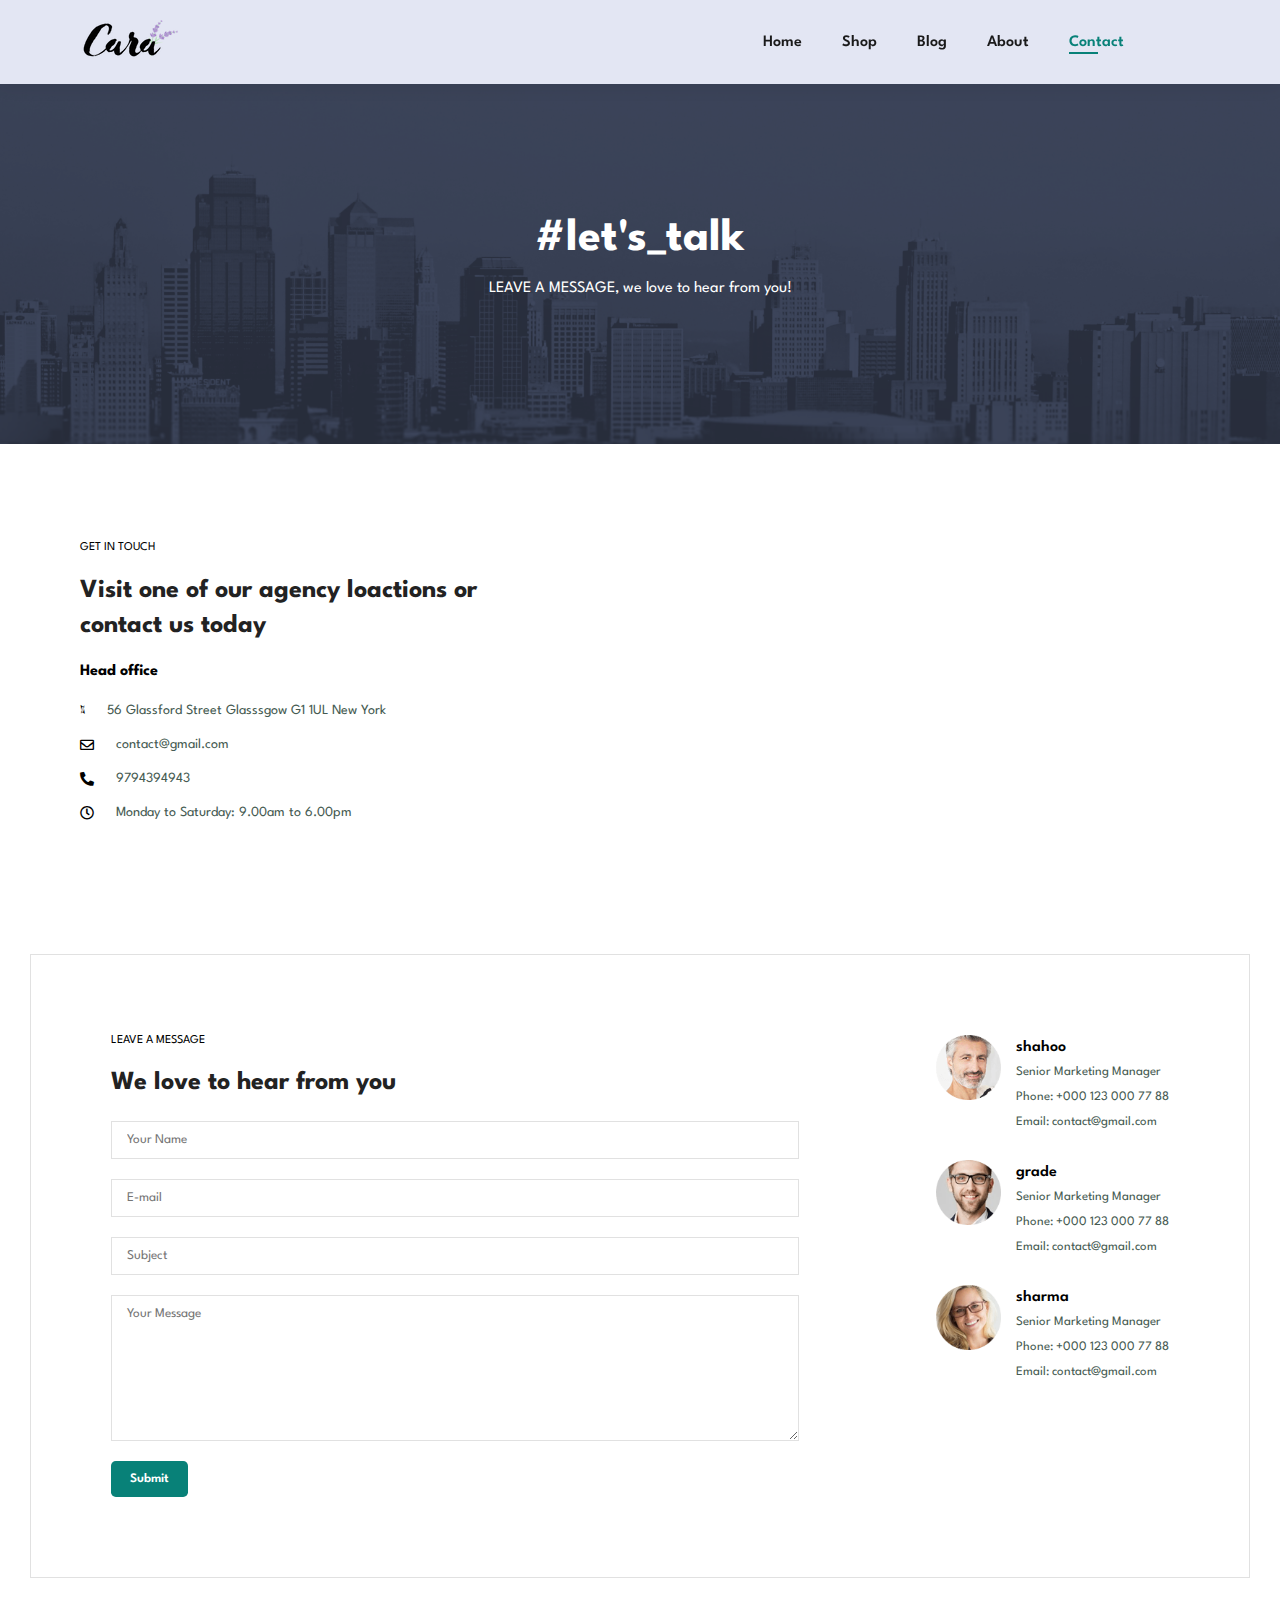
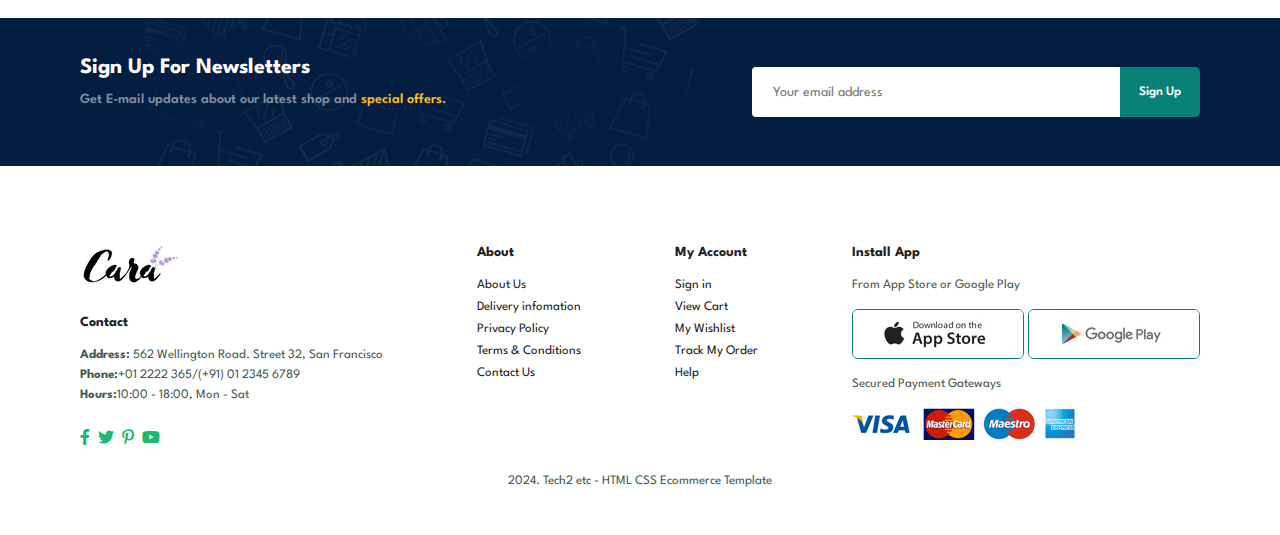
<file: contact.html>
<!DOCTYPE html>
<html lang="en">
<head>
    <meta charset="UTF-8">
    <meta name="viewport" content="width=device-width,initial-scale=1.0">
    <title>Ecommerce Website</title>
    <link rel="stylesheet" href="https://pro.fontawesome.com/releases/v5.10.0/css/all.css" />
    <link rel="stylesheet" href="style.css">
</head>
<body>

    <section id="header">
        <a href="#"><img src="image/logo.png" class="logo" alt=""></a>

        <div>
            <ul id="navbar">
                <li><a  href="index.html">Home</a></li>
                <li><a  href="shop.html">Shop</a></li>
                <li><a  href="blog.html">Blog</a></li>
                <li><a href="about.html">About</a></li>
                <li><a class="active" href="contact.html">Contact</a></li>
                <li id="lg-bag"><a href="cart.html"><i class="far fa-shopping-bag"></i></a></li>
                <a href="#" id="close"><i class="far fa-times"></i></a>
            </ul>
        </div>

        <div id="mobile">
            <a href="cart.html"><i class="far fa-shopping-bag"></i></a>
            <i id="bar" class="fas fa-outdent"></i>
        </div>
    </section>
    
    <section id="page-header" class="about-header">
        <h2>#let's_talk</h2>
        <p>LEAVE A MESSAGE, <span>we love to hear from you!</span></p>
    </section>

    <section id="contact-details" class="section-p1">
        <div class="details">
            <span>GET IN TOUCH</span>
            <h2>Visit one of our agency loactions or contact us today</h2>
            <h3>Head office</h3>
            <div>
                <li>
                    <i class="fal fa-map"></i>
                    <p>56 Glassford Street Glasssgow G1 1UL New York</p>
                </li>
                <li>
                    <i class="far fa-envelope"></i>
                    <p>contact@gmail.com</p>
                </li>
                <li>
                    <i class="fas fa-phone-alt"></i>
                    <p>9794394943</p>
                </li>
                <li>
                    <i class="far fa-clock"></i>
                    <p>Monday to Saturday: 9.00am to 6.00pm</p>
                </li>
            </div>
        </div>
        <div class="map">
            <iframe src="https://www.google.com/maps/embed?pb=!1m18!1m12!1m3!1d2469.6870382419975!2d-1.2591313187302262!3d51.757046130278354!2m3!1f0!2f0!3f0!3m2!1i1024!2i768!4f13.1!3m3!1m2!1s0x4876c6a9ef8c485b%3A0xd2ff1883a001afed!2sUniversity%20of%20Oxford!5e0!3m2!1sen!2sin!4v1730194367766!5m2!1sen!2sin" width="600" height="450" style="border:0;" allowfullscreen="" loading="lazy" referrerpolicy="no-referrer-when-downgrade"></iframe>
        </div>
    </section>

    <section id="form-details">
        <form action="">
            <span>LEAVE A MESSAGE</span>
            <h2>We love to hear from you</h2>
            <input type="text" placeholder="Your Name">
            <input type="text" placeholder="E-mail">
            <input type="text" placeholder="Subject">
            <textarea name="" id="" cols="30" rows="10" placeholder="Your Message"></textarea>
            <button class="normal">Submit</button>
        </form>
        <div class="people">
            <div>
                <img src="image/people/1.png" alt="">
                <p><span>shahoo</span> Senior Marketing Manager <br>Phone: +000 123 000 77 88 <br>Email: contact@gmail.com</p>
            </div>
            <div>
                <img src="image/people/2.png" alt="">
                <p><span>grade</span> Senior Marketing Manager <br>Phone: +000 123 000 77 88 <br>Email: contact@gmail.com</p>
            </div>
            <div>
                <img src="image/people/3.png" alt="">
                <p><span>sharma</span> Senior Marketing Manager <br>Phone: +000 123 000 77 88 <br>Email: contact@gmail.com</p>
            </div>
        </div>
    </section>
    
    <section id="newsletters" class="section-p1 section-m1">
        <div class="newstext">
            <h4>Sign Up For Newsletters</h4>
            <p>Get E-mail updates about our latest shop and <span>special offers.</span></p>
        </div>
        <div class="form">
            <input type="text"  placeholder="Your email address">
            <button class="normal">Sign Up</button>
        </div>
    </section>

    <footer class="section-p1">
        <div class="col">
            <img src="image/logo.png" class="logo" >
            <h4>Contact</h4>
            <p> <strong>Address:</strong> 562 Wellington Road. Street 32, San Francisco</p>
            <p><strong>Phone:</strong>+01 2222 365/(+91) 01 2345 6789</p>
            <p><strong>Hours:</strong>10:00 - 18:00, Mon - Sat</p>
            <div class="follow">
                <div class="icon">
                    <i class="fab fa-facebook-f"></i>
                    <i class="fab fa-twitter"></i>
                    <i class="fab fa-pinterest-p"></i>
                    <i class="fab fa-youtube"></i>
                </div>
            </div>

        </div>

        <div class="col">
            <h4>About</h4>
            <a href="#">About Us</a>
            <a href="#">Delivery infomation</a>
            <a href="#">Privacy Policy</a>
            <a href="#">Terms & Conditions</a>
            <a href="#">Contact Us</a>
        </div>

        <div class="col">
            <h4>My Account</h4>
            <a href="#">Sign in</a>
            <a href="#">View Cart</a>
            <a href="#">My Wishlist</a>
            <a href="#">Track My Order</a>
            <a href="#">Help</a>
        </div>

        <div class="col install">
            <h4>Install App</h4>
            <p>From App Store or Google Play</p>
            <div class="row">
                <img src="image/Pay/app.jpg" alt="">
                <img src="image/Pay/play.jpg" alt="">
            </div>
            <p>Secured Payment Gateways</p>
            <img src="image/Pay/pay.png" alt="">
        </div>
        <div class="copyright">
            <p >2024. Tech2 etc - HTML CSS Ecommerce Template</p>
        </div>
    </footer>
    <script src="index.js"></script>
</body>
</html>
</file>
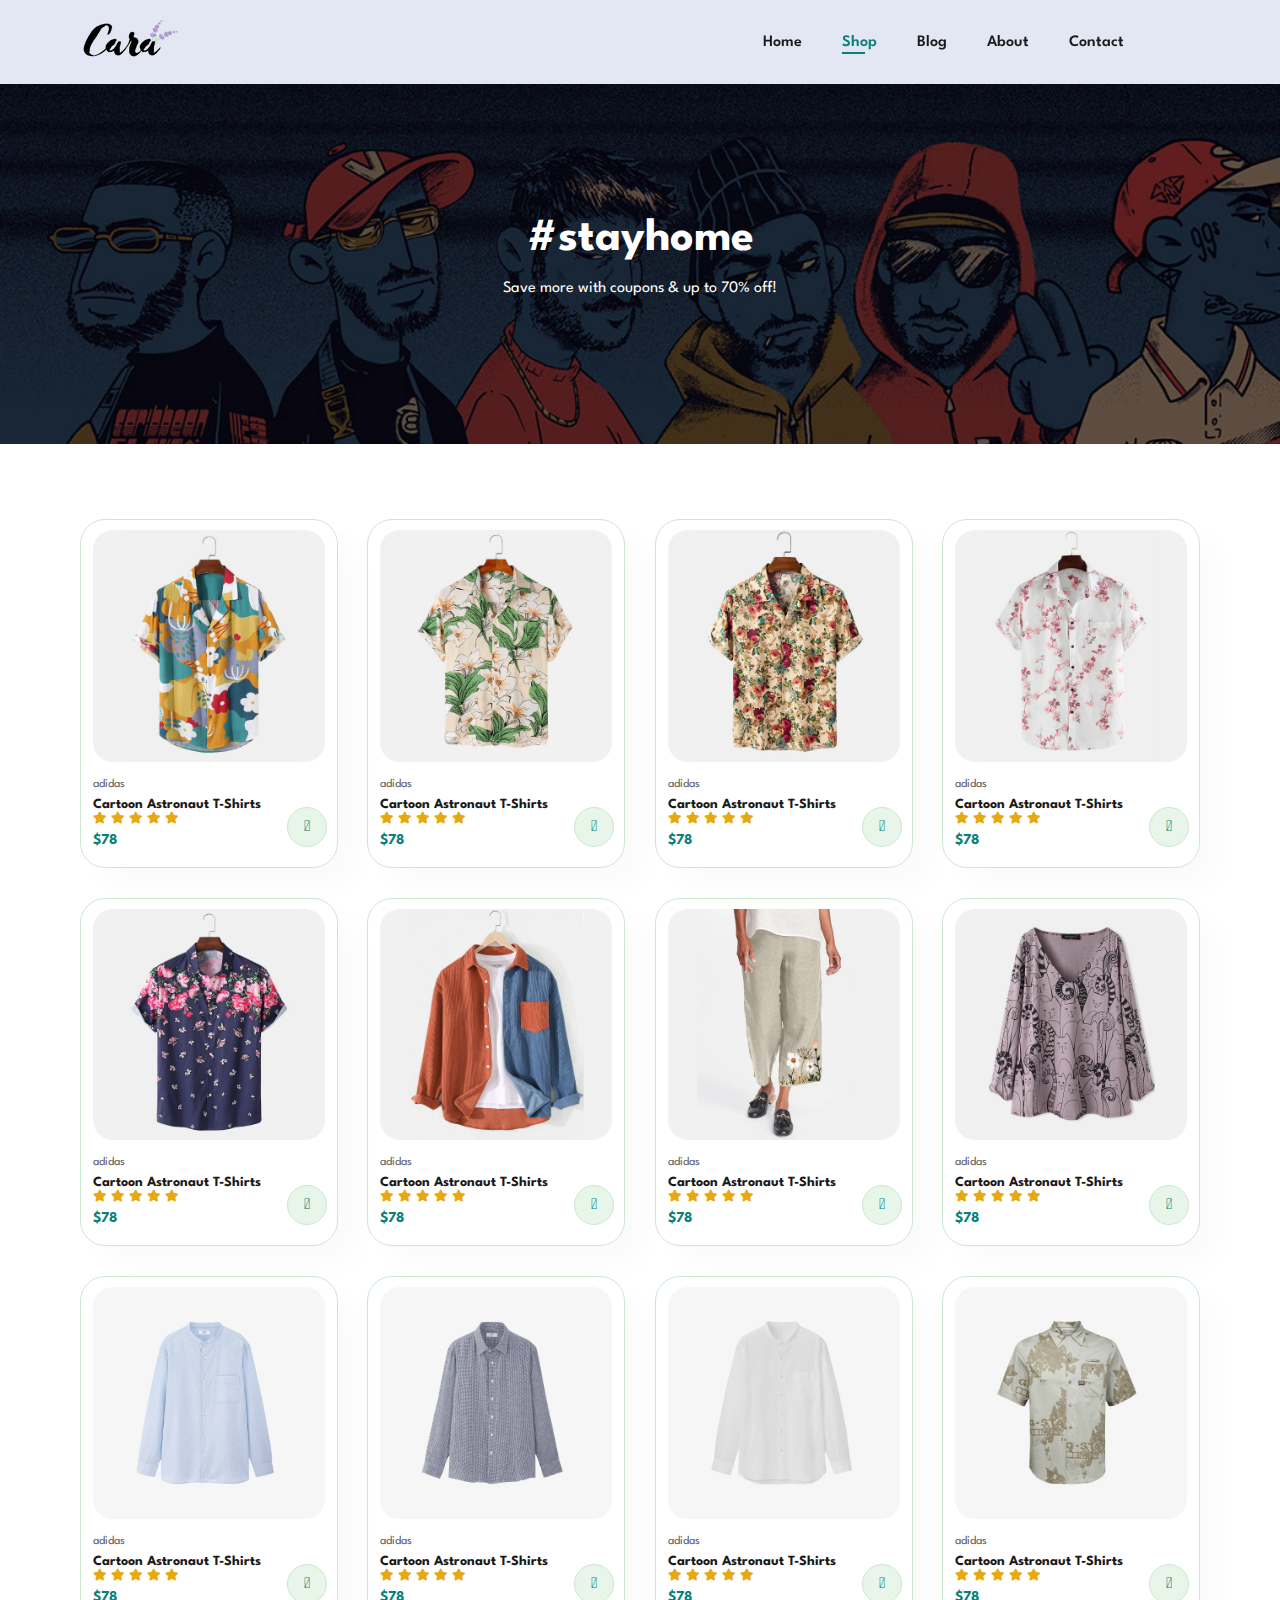
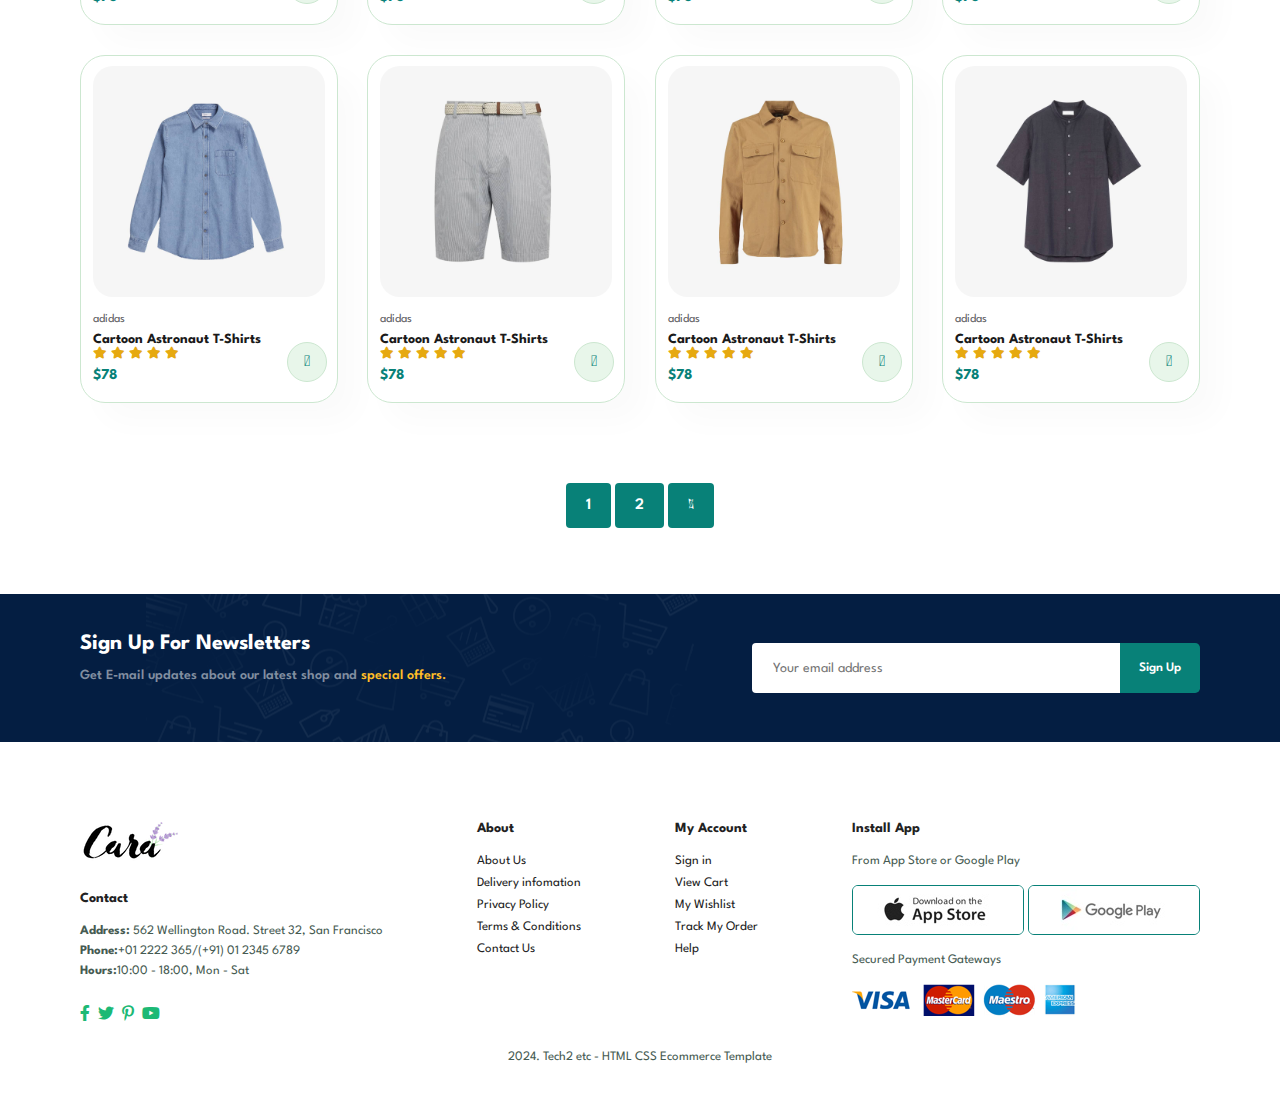
<file: shop.html>
<!DOCTYPE html>
<html lang="en">
<head>
    <meta charset="UTF-8">
    <meta name="viewport" content="width=device-width,initial-scale=1.0">
    <title>Ecommerce Website</title>
    <link rel="stylesheet" href="https://pro.fontawesome.com/releases/v5.10.0/css/all.css" />
    <link rel="stylesheet" href="style.css">
</head>
<body>
    <section id="header">
        <a href="#"><img src="image/logo.png" class="logo" alt=""></a>

        <div>
            <ul id="navbar">
                <li><a  href="index.html">Home</a></li>
                <li><a class="active" href="shop.html">Shop</a></li>
                <li><a href="blog.html">Blog</a></li>
                <li><a href="about.html">About</a></li>
                <li><a href="contact.html">Contact</a></li>
                <li id="lg-bag"><a href="cart.html"><i class="far fa-shopping-bag"></i></a></li>
                <a href="#" id="close"><i class="far fa-times"></i></a>
            </ul>
        </div>

        <div id="mobile">
            <a href="cart.html"><i class="far fa-shopping-bag"></i></a>
            <i id="bar" class="fas fa-outdent"></i>
        </div>
    </section>
    <section id="page-header">
        <h2>#stayhome</h2>
        <p>Save more with coupons & up to 70% off!</p>
    </section>

    <section id="product1" class="section-p1">
        <div class="pro-container">
            <div class="pro" onclick="window.location.href='sproduct.html'; ">
                <img src="image/products/f1.jpg" alt="image">
                <div class="des">
                    <span>adidas</span>
                    <h5>Cartoon Astronaut T-Shirts</h5>
                    <div class="star">
                        <i class="fas fa-star"></i>
                        <i class="fas fa-star"></i>
                        <i class="fas fa-star"></i>
                        <i class="fas fa-star"></i>
                        <i class="fas fa-star"></i>
                    </div>
                    <h4>$78</h4>
                </div>
                <a href="#"><i class="fal fa-shopping-cart cart"></i></a>
            </div>
            <div class="pro">
                <img src="image/products/f2.jpg" alt="image">
                <div class="des">
                    <span>adidas</span>
                    <h5>Cartoon Astronaut T-Shirts</h5>
                    <div class="star">
                        <i class="fas fa-star"></i>
                        <i class="fas fa-star"></i>
                        <i class="fas fa-star"></i>
                        <i class="fas fa-star"></i>
                        <i class="fas fa-star"></i>
                    </div>
                    <h4>$78</h4>
                </div>
                <a href="#"><i class="fal fa-shopping-cart cart"></i></a>
            </div>
            <div class="pro">
                <img src="image/products/f3.jpg" alt="image">
                <div class="des">
                    <span>adidas</span>
                    <h5>Cartoon Astronaut T-Shirts</h5>
                    <div class="star">
                        <i class="fas fa-star"></i>
                        <i class="fas fa-star"></i>
                        <i class="fas fa-star"></i>
                        <i class="fas fa-star"></i>
                        <i class="fas fa-star"></i>
                    </div>
                    <h4>$78</h4>
                </div>
                <a href="#"><i class="fal fa-shopping-cart cart"></i></a>
            </div>
            <div class="pro">
                <img src="image/products/f4.jpg" alt="image">
                <div class="des">
                    <span>adidas</span>
                    <h5>Cartoon Astronaut T-Shirts</h5>
                    <div class="star">
                        <i class="fas fa-star"></i>
                        <i class="fas fa-star"></i>
                        <i class="fas fa-star"></i>
                        <i class="fas fa-star"></i>
                        <i class="fas fa-star"></i>
                    </div>
                    <h4>$78</h4>
                </div>
                <a href="#"><i class="fal fa-shopping-cart cart"></i></a>
            </div>
            <div class="pro">
                <img src="image/products/f5.jpg" alt="image">
                <div class="des">
                    <span>adidas</span>
                    <h5>Cartoon Astronaut T-Shirts</h5>
                    <div class="star">
                        <i class="fas fa-star"></i>
                        <i class="fas fa-star"></i>
                        <i class="fas fa-star"></i>
                        <i class="fas fa-star"></i>
                        <i class="fas fa-star"></i>
                    </div>
                    <h4>$78</h4>
                </div>
                <a href="#"><i class="fal fa-shopping-cart cart"></i></a>
            </div>
            <div class="pro">
                <img src="image/products/f6.jpg" alt="image">
                <div class="des">
                    <span>adidas</span>
                    <h5>Cartoon Astronaut T-Shirts</h5>
                    <div class="star">
                        <i class="fas fa-star"></i>
                        <i class="fas fa-star"></i>
                        <i class="fas fa-star"></i>
                        <i class="fas fa-star"></i>
                        <i class="fas fa-star"></i>
                    </div>
                    <h4>$78</h4>
                </div>
                <a href="#"><i class="fal fa-shopping-cart cart"></i></a>
            </div>
            <div class="pro">
                <img src="image/products/f7.jpg" alt="image">
                <div class="des">
                    <span>adidas</span>
                    <h5>Cartoon Astronaut T-Shirts</h5>
                    <div class="star">
                        <i class="fas fa-star"></i>
                        <i class="fas fa-star"></i>
                        <i class="fas fa-star"></i>
                        <i class="fas fa-star"></i>
                        <i class="fas fa-star"></i>
                    </div>
                    <h4>$78</h4>
                </div>
                <a href="#"><i class="fal fa-shopping-cart cart"></i></a>
            </div>
            <div class="pro">
                <img src="image/products/f8.jpg" alt="image">
                <div class="des">
                    <span>adidas</span>
                    <h5>Cartoon Astronaut T-Shirts</h5>
                    <div class="star">
                        <i class="fas fa-star"></i>
                        <i class="fas fa-star"></i>
                        <i class="fas fa-star"></i>
                        <i class="fas fa-star"></i>
                        <i class="fas fa-star"></i>
                    </div>
                    <h4>$78</h4>
                </div>
                <a href="#"><i class="fal fa-shopping-cart cart"></i></a>
            </div>

            <div class="pro">
                <img src="image/products/n1.jpg" alt="image">
                <div class="des">
                    <span>adidas</span>
                    <h5>Cartoon Astronaut T-Shirts</h5>
                    <div class="star">
                        <i class="fas fa-star"></i>
                        <i class="fas fa-star"></i>
                        <i class="fas fa-star"></i>
                        <i class="fas fa-star"></i>
                        <i class="fas fa-star"></i>
                    </div>
                    <h4>$78</h4>
                </div>
                <a href="#"><i class="fal fa-shopping-cart cart"></i></a>
            </div>
            <div class="pro">
                <img src="image/products/n2.jpg" alt="image">
                <div class="des">
                    <span>adidas</span>
                    <h5>Cartoon Astronaut T-Shirts</h5>
                    <div class="star">
                        <i class="fas fa-star"></i>
                        <i class="fas fa-star"></i>
                        <i class="fas fa-star"></i>
                        <i class="fas fa-star"></i>
                        <i class="fas fa-star"></i>
                    </div>
                    <h4>$78</h4>
                </div>
                <a href="#"><i class="fal fa-shopping-cart cart"></i></a>
            </div>
            <div class="pro">
                <img src="image/products/n3.jpg" alt="image">
                <div class="des">
                    <span>adidas</span>
                    <h5>Cartoon Astronaut T-Shirts</h5>
                    <div class="star">
                        <i class="fas fa-star"></i>
                        <i class="fas fa-star"></i>
                        <i class="fas fa-star"></i>
                        <i class="fas fa-star"></i>
                        <i class="fas fa-star"></i>
                    </div>
                    <h4>$78</h4>
                </div>
                <a href="#"><i class="fal fa-shopping-cart cart"></i></a>
            </div>
            <div class="pro">
                <img src="image/products/n4.jpg" alt="image">
                <div class="des">
                    <span>adidas</span>
                    <h5>Cartoon Astronaut T-Shirts</h5>
                    <div class="star">
                        <i class="fas fa-star"></i>
                        <i class="fas fa-star"></i>
                        <i class="fas fa-star"></i>
                        <i class="fas fa-star"></i>
                        <i class="fas fa-star"></i>
                    </div>
                    <h4>$78</h4>
                </div>
                <a href="#"><i class="fal fa-shopping-cart cart"></i></a>
            </div>
            <div class="pro">
                <img src="image/products/n5.jpg" alt="image">
                <div class="des">
                    <span>adidas</span>
                    <h5>Cartoon Astronaut T-Shirts</h5>
                    <div class="star">
                        <i class="fas fa-star"></i>
                        <i class="fas fa-star"></i>
                        <i class="fas fa-star"></i>
                        <i class="fas fa-star"></i>
                        <i class="fas fa-star"></i>
                    </div>
                    <h4>$78</h4>
                </div>
                <a href="#"><i class="fal fa-shopping-cart cart"></i></a>
            </div>
            <div class="pro">
                <img src="image/products/n6.jpg" alt="image">
                <div class="des">
                    <span>adidas</span>
                    <h5>Cartoon Astronaut T-Shirts</h5>
                    <div class="star">
                        <i class="fas fa-star"></i>
                        <i class="fas fa-star"></i>
                        <i class="fas fa-star"></i>
                        <i class="fas fa-star"></i>
                        <i class="fas fa-star"></i>
                    </div>
                    <h4>$78</h4>
                </div>
                <a href="#"><i class="fal fa-shopping-cart cart"></i></a>
            </div>
            <div class="pro">
                <img src="image/products/n7.jpg" alt="image">
                <div class="des">
                    <span>adidas</span>
                    <h5>Cartoon Astronaut T-Shirts</h5>
                    <div class="star">
                        <i class="fas fa-star"></i>
                        <i class="fas fa-star"></i>
                        <i class="fas fa-star"></i>
                        <i class="fas fa-star"></i>
                        <i class="fas fa-star"></i>
                    </div>
                    <h4>$78</h4>
                </div>
                <a href="#"><i class="fal fa-shopping-cart cart"></i></a>
            </div>
            <div class="pro">
                <img src="image/products/n8.jpg" alt="image">
                <div class="des">
                    <span>adidas</span>
                    <h5>Cartoon Astronaut T-Shirts</h5>
                    <div class="star">
                        <i class="fas fa-star"></i>
                        <i class="fas fa-star"></i>
                        <i class="fas fa-star"></i>
                        <i class="fas fa-star"></i>
                        <i class="fas fa-star"></i>
                    </div>
                    <h4>$78</h4>
                </div>
                <a href="#"><i class="fal fa-shopping-cart cart"></i></a>
            </div>
        </div>
    </section>

    <section id="pagination" class="section-p1">
        <a href="#">1</a>
        <a href="#">2</a>
        <a href="#"><i class="fal fa-long-arrow-alt-right"></i></a>
    </section>
    
    <section id="newsletters" class="section-p1 section-m1">
        <div class="newstext">
            <h4>Sign Up For Newsletters</h4>
            <p>Get E-mail updates about our latest shop and <span>special offers.</span></p>
        </div>
        <div class="form">
            <input type="text"  placeholder="Your email address">
            <button class="normal">Sign Up</button>
        </div>
    </section>

    <footer class="section-p1">
        <div class="col">
            <img src="image/logo.png" class="logo" >
            <h4>Contact</h4>
            <p> <strong>Address:</strong> 562 Wellington Road. Street 32, San Francisco</p>
            <p><strong>Phone:</strong>+01 2222 365/(+91) 01 2345 6789</p>
            <p><strong>Hours:</strong>10:00 - 18:00, Mon - Sat</p>
            <div class="follow">
                <div class="icon">
                    <i class="fab fa-facebook-f"></i>
                    <i class="fab fa-twitter"></i>
                    <i class="fab fa-pinterest-p"></i>
                    <i class="fab fa-youtube"></i>
                </div>
            </div>

        </div>

        <div class="col">
            <h4>About</h4>
            <a href="#">About Us</a>
            <a href="#">Delivery infomation</a>
            <a href="#">Privacy Policy</a>
            <a href="#">Terms & Conditions</a>
            <a href="#">Contact Us</a>
        </div>

        <div class="col">
            <h4>My Account</h4>
            <a href="#">Sign in</a>
            <a href="#">View Cart</a>
            <a href="#">My Wishlist</a>
            <a href="#">Track My Order</a>
            <a href="#">Help</a>
        </div>

        <div class="col install">
            <h4>Install App</h4>
            <p>From App Store or Google Play</p>
            <div class="row">
                <img src="image/Pay/app.jpg" alt="">
                <img src="image/Pay/play.jpg" alt="">
            </div>
            <p>Secured Payment Gateways</p>
            <img src="image/Pay/pay.png" alt="">
        </div>
        <div class="copyright">
            <p >2024. Tech2 etc - HTML CSS Ecommerce Template</p>
        </div>
    </footer>
    <script src="index.js"></script>
</body>
</html>
</file>
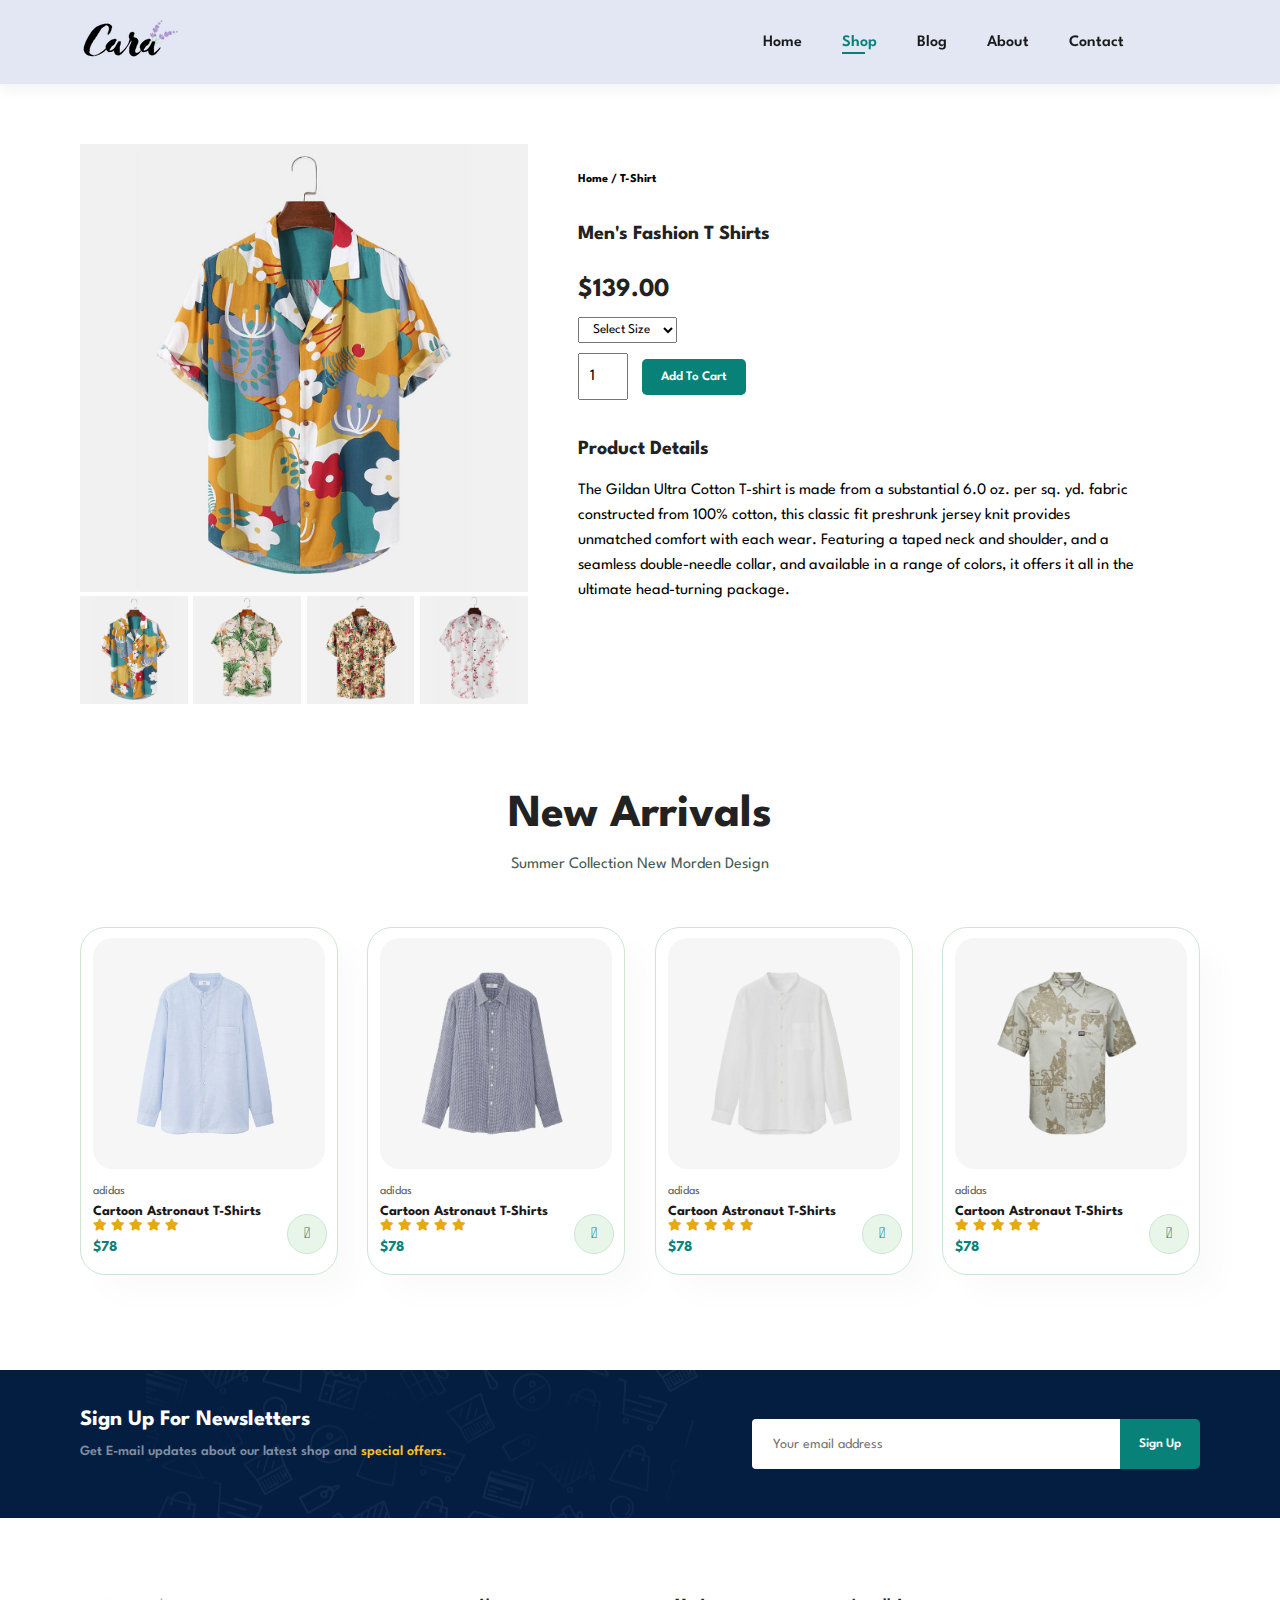
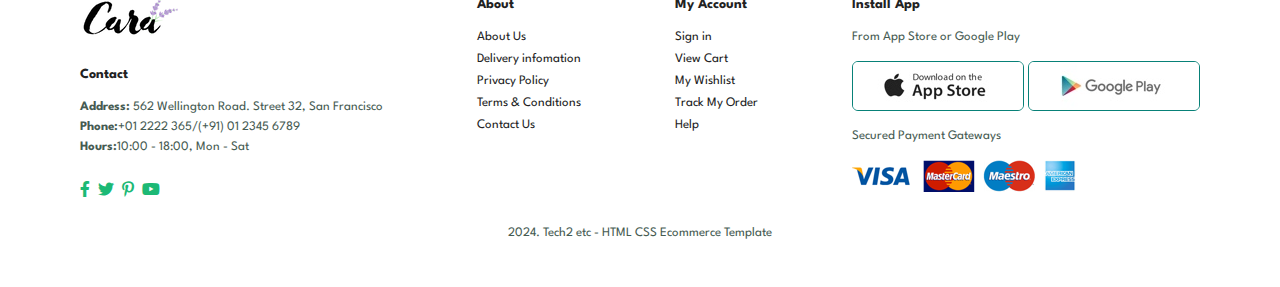
<file: sproduct.html>
<!DOCTYPE html>
<html lang="en">
<head>
    <meta charset="UTF-8">
    <meta name="viewport" content="width=device-width,initial-scale=1.0">
    <title>Ecommerce Website</title>
    <link rel="stylesheet" href="https://pro.fontawesome.com/releases/v5.10.0/css/all.css" />
    <link rel="stylesheet" href="style.css">
</head>
<body>
    <section id="header">
        <a href="#"><img src="image/logo.png" class="logo" alt=""></a>

        <div>
            <ul id="navbar">
                <li><a  href="index.html">Home</a></li>
                <li><a class="active" href="shop.html">Shop</a></li>
                <li><a href="blog.html">Blog</a></li>
                <li><a href="about.html">About</a></li>
                <li><a href="contact.html">Contact</a></li>
                <li id="lg-bag"><a href="cart.html"><i class="far fa-shopping-bag"></i></a></li>
                <a href="#" id="close"><i class="far fa-times"></i></a>
            </ul>
        </div>

        <div id="mobile">
            <a href="cart.html"><i class="far fa-shopping-bag"></i></a>
            <i id="bar" class="fas fa-outdent"></i>
        </div>
    </section>


    <section id="prodetails" class="section-p1">

        <div class="single-pro-image">
            <img src="image/products/f1.jpg" width="100%" id="MainImg" alt="">

            <div class="small-img-group">
                <div class="small-img-col">
                    <img src="image/products/f1.jpg" width="100%" class="small-img" alt="">
                </div>
                <div class="small-img-col">
                    <img src="image/products/f2.jpg" width="100%" class="small-img" alt="">
                </div>
                <div class="small-img-col">
                    <img src="image/products/f3.jpg" width="100%" class="small-img" alt="">
                </div>
                <div class="small-img-col">
                    <img src="image/products/f4.jpg" width="100%" class="small-img" alt="">
                </div>
            </div>
        </div>

        <div class="single-pro-details">
            <h6>Home / T-Shirt</h6>
            <h4>Men's Fashion T Shirts</h4>
            <h2>$139.00</h2>
            <select >
                <option >Select Size</option>
                <option >XL</option>
                <option >XXL</option>
                <option >Small</option>
                <option >Large</option>
            </select>
            <input type="number" value="1">
            <button class="normal">Add To Cart</button>
            <h4>Product Details</h4>
            <span>The Gildan Ultra Cotton T-shirt is made from a substantial 6.0 oz. per sq. yd. fabric 
                constructed from 100% cotton, this classic fit preshrunk jersey knit provides unmatched comfort 
                with each wear. Featuring a taped neck and shoulder, and a seamless double-needle collar, and
                available in  a range of colors, it offers it all in the ultimate head-turning package.
            </span>
        </div>
    </section>
    
    <section id="product1" class="section-p1">
        <h2>New Arrivals</h2>
        <p>Summer Collection New Morden Design</p>
        <div class="pro-container">
            <div class="pro">
                <img src="image/products/n1.jpg" alt="image">
                <div class="des">
                    <span>adidas</span>
                    <h5>Cartoon Astronaut T-Shirts</h5>
                    <div class="star">
                        <i class="fas fa-star"></i>
                        <i class="fas fa-star"></i>
                        <i class="fas fa-star"></i>
                        <i class="fas fa-star"></i>
                        <i class="fas fa-star"></i>
                    </div>
                    <h4>$78</h4>
                </div>
                <a href="#"><i class="fal fa-shopping-cart cart"></i></a>
            </div>
            <div class="pro">
                <img src="image/products/n2.jpg" alt="image">
                <div class="des">
                    <span>adidas</span>
                    <h5>Cartoon Astronaut T-Shirts</h5>
                    <div class="star">
                        <i class="fas fa-star"></i>
                        <i class="fas fa-star"></i>
                        <i class="fas fa-star"></i>
                        <i class="fas fa-star"></i>
                        <i class="fas fa-star"></i>
                    </div>
                    <h4>$78</h4>
                </div>
                <a href="#"><i class="fal fa-shopping-cart cart"></i></a>
            </div>
            <div class="pro">
                <img src="image/products/n3.jpg" alt="image">
                <div class="des">
                    <span>adidas</span>
                    <h5>Cartoon Astronaut T-Shirts</h5>
                    <div class="star">
                        <i class="fas fa-star"></i>
                        <i class="fas fa-star"></i>
                        <i class="fas fa-star"></i>
                        <i class="fas fa-star"></i>
                        <i class="fas fa-star"></i>
                    </div>
                    <h4>$78</h4>
                </div>
                <a href="#"><i class="fal fa-shopping-cart cart"></i></a>
            </div>
            <div class="pro">
                <img src="image/products/n4.jpg" alt="image">
                <div class="des">
                    <span>adidas</span>
                    <h5>Cartoon Astronaut T-Shirts</h5>
                    <div class="star">
                        <i class="fas fa-star"></i>
                        <i class="fas fa-star"></i>
                        <i class="fas fa-star"></i>
                        <i class="fas fa-star"></i>
                        <i class="fas fa-star"></i>
                    </div>
                    <h4>$78</h4>
                </div>
                <a href="#"><i class="fal fa-shopping-cart cart"></i></a>
            </div>
        </div>
    </section>
    
    <section id="newsletters" class="section-p1 section-m1">
        <div class="newstext">
            <h4>Sign Up For Newsletters</h4>
            <p>Get E-mail updates about our latest shop and <span>special offers.</span></p>
        </div>
        <div class="form">
            <input type="text"  placeholder="Your email address">
            <button class="normal">Sign Up</button>
        </div>
    </section>

    <footer class="section-p1">
        <div class="col">
            <img src="image/logo.png" class="logo" >
            <h4>Contact</h4>
            <p> <strong>Address:</strong> 562 Wellington Road. Street 32, San Francisco</p>
            <p><strong>Phone:</strong>+01 2222 365/(+91) 01 2345 6789</p>
            <p><strong>Hours:</strong>10:00 - 18:00, Mon - Sat</p>
            <div class="follow">
                <div class="icon">
                    <i class="fab fa-facebook-f"></i>
                    <i class="fab fa-twitter"></i>
                    <i class="fab fa-pinterest-p"></i>
                    <i class="fab fa-youtube"></i>
                </div>
            </div>

        </div>

        <div class="col">
            <h4>About</h4>
            <a href="#">About Us</a>
            <a href="#">Delivery infomation</a>
            <a href="#">Privacy Policy</a>
            <a href="#">Terms & Conditions</a>
            <a href="#">Contact Us</a>
        </div>

        <div class="col">
            <h4>My Account</h4>
            <a href="#">Sign in</a>
            <a href="#">View Cart</a>
            <a href="#">My Wishlist</a>
            <a href="#">Track My Order</a>
            <a href="#">Help</a>
        </div>

        <div class="col install">
            <h4>Install App</h4>
            <p>From App Store or Google Play</p>
            <div class="row">
                <img src="image/Pay/app.jpg" alt="">
                <img src="image/Pay/play.jpg" alt="">
            </div>
            <p>Secured Payment Gateways</p>
            <img src="image/Pay/pay.png" alt="">
        </div>
        <div class="copyright">
            <p >2024. Tech2 etc - HTML CSS Ecommerce Template</p>
        </div>
    </footer>
    
    <script src="index.js"></script>
</body>
</html>
</file>
<file: style.css>
@import url("https://fonts.googleapis.com/css2?family=Spartan:wght@100;200;300;400;500;600;700;800;900&display=swap");

*{
    margin: 0; padding: 0;
    box-sizing: border-box; font-family: 'Spartan',sans-serif;
}

html {
  scroll-behavior: smooth;
}

/* Global Styles */

h1 {
  font-size: 50px; line-height: 64px; color: #222;
}

h2 {
  font-size: 46px;  line-height: 54px; color: #222;
}

h4 {
  font-size: 20px;   color: #222;
}

h6 {
  font-weight: 700;  font-size: 12px;
}

p {
  font-size: 16px;  color: #465b52; margin: 15px 0 20px 0;
}

.section-p1 {
  padding: 40px 80px;
}

.section-m1 {
  margin: 40px 0;
}

body {
  width: 100%;
}

#header{
    display: flex; align-items: center; justify-content: space-between;
    padding: 20px 80px; background: #E3E6F3;
    box-shadow: 0 5px 15px rgba(0,0,0,0.06);
    z-index: 999; position: sticky; top: 0; left: 0;
}

#navbar{
    display: flex; align-items: center; justify-content: center;
}

#navbar li{
    list-style: none; padding: 0 20px; position: relative;
}

#navbar li a{
    text-decoration: none; font-size: 16px; font-weight: 600; color: #1a1a1a;
}

#navbar li a:hover,
#navbar li a.active{
    color: #088178;
}

#navbar li a.active::after,
#navbar li a:hover::after{
    content: "";
    width: 30%; height: 2px;
    background: #088178;
    position: absolute;
    bottom: -4px; left: 20px;
}

#mobile{
  display: none; align-items: center;
}

#close{
  display: none;
}

#hero{
  background-image: url("image/hero4.png");
  height: 90vh; width: 100%;
  background-size: cover;
  background-position: top 25% right 0;
  padding: 0 80px;
  display: flex; flex-direction: column; align-items: flex-start;  justify-content: center;
}

#hero h4{
  padding-bottom: 15px;
}

#hero h1{
  color: #088178;
}

#hero button{
  background-image: url("image/button.png");
  background-color: transparent;
  color: #088178;
  border: 0;
  padding: 14px 80px 14px 65px;
  background-repeat: no-repeat;
  cursor: pointer;
  font-weight: 700; font-size: 15px;
}

#feature{
  display: flex;
  align-items: center; justify-content: space-between;
  flex-wrap: wrap;
}

#feature .fe-box{
  width: 180px;
  text-align: center; padding: 25px 15px;
  box-shadow: 20px 20px 34px rgba(0,0,0,0.03);
  border: 1px solid #cce7d0;
  border-radius: 4px; margin: 15px;
}

#feature .fe-box:hover {
  box-shadow: 10px 10px 54px rgba(14, 4, 211, 0.863);
}

#feature .fe-box img{
  width: 100%;
  margin-bottom: 10px;
}

#feature .fe-box h6{
  display: inline-block;
  padding: 9px 8px 6px 8px;
  line-height: 1;
  border-radius: 4px;
  color: #088178; background-color: #fddde4;
}


#product1{
  text-align: center;
}

#product1 .pro-container{
  display: flex; justify-content: space-between;
  padding-top:20px; flex-wrap: wrap;
}

#product1 .pro{
  width: 23%; min-width: 250px;
  padding: 10px 12px; border: 1px solid #cce7d0;
  border-radius: 25px; cursor: pointer;
  box-shadow: 20px 20px 30px rgba(0,0,0,0.02);
  margin: 15px 0; transition: 0.2s ease;
  position: relative;
}

#product1 .pro:hover{
  box-shadow: 20px 20px 30px rgba(30, 230, 11, 0.884)
}

#product1 .pro img{
  width: 100%; border-radius: 20px;
}

#product1 .pro .des{
  text-align: start;
  padding: 10px 0;
}

#product1 .pro .des span{
  color: #606063; font-size: 12px;
}

#product1 .pro .des h5{
  padding-top: 7px;
  color: #1a1a1a; font-size: 14px;
}

#product1 .pro .des i{
  font-size: 12px;
  color: rgb(230, 169, 16);
}

#product1 .pro .des h4{
  padding-top: 7px; font-size: 15px; font-weight: 700; color: #088178;
}

#product1 .pro .cart{
  width: 40px; height: 40px; 
  line-height: 40px; border-radius: 50px; 
  background-color: #e8f6ea; font-weight: 500; color: #088178;
  border: 1px solid #cce7d0; position: absolute; 
  bottom: 20px; right: 10px;
}

#banner{
 display: flex; flex-direction: column; justify-content: center; align-items: center;
 background-image: url("image/banner/b2.jpg");
 width: 100%; height: 40vh; background-size: cover; background-position: center;

}

#banner h4{
  color: white; font-size: 16px;
} 

#banner h2{
  color: white; font-size: 30px; padding: 10px 0;
}

#banner h2 span{
  color: red;
}

#banner button{
  padding: 1rem;
  border: 1px solid white;
  border-radius:0.5rem ;
  font-weight: bold;
}

#banner button:hover{
  background-color: skyblue;
  color: white;
  cursor: pointer;
}

#sm-banner{
  display: flex;
  justify-content: space-between;
  flex-wrap: wrap;
}

#sm-banner .banner-box{
  display: flex;
  flex-direction: column; justify-content: center; align-items: flex-start;
  text-align: center;
  background-image: url("image/banner/b17.jpg"); min-width: 580px; height: 50vh;
  background-size: cover; background-position: center;
  padding: 30px; 
}

#sm-banner .banner-box2{
  background-image: url("image/banner/b10.jpg");
}

#sm-banner h4{
  color: #fff;
  font-size: 20px;
  font-weight: 300;
}

#sm-banner h2{
  color: #fff; font-size: 28px; font-weight: 800;
}

#sm-banner span{
  color: #fff; font-size: 14px;
  font-weight: 500; padding-bottom: 15px;
}

button.white{
  font-size: 13px; font-weight: 600; padding: 11px 18px;
  color: #fff; background-color: transparent; cursor: pointer;
  border: 1px solid #fff; outline: none; transition: 0.2s;
}

button.normal{
  font-size: 13px; font-weight: 600; padding: 11px 18px;
  color: #000; background-color: transparent; cursor: pointer;
  border: 1px solid transparent; outline: none; transition: 0.2s;
  border-radius: 0.3rem;
}

#sm-banner .banner-box:hover button{
  background: #088178; border: 1px solid #088178;
}

#banner3{
  display: flex;
  justify-content: space-between; flex-wrap: wrap; padding: 0 80px;
}

#banner3 .banner-box{
  display: flex;
  flex-direction: column; justify-content: center; align-items: flex-start;
  text-align: center;
  background-image: url("image/banner/b7.jpg"); min-width: 30%; height: 30vh;
  background-size: cover; background-position: center;
  padding: 20px; margin-bottom: 20px;
}

#banner3 .banner-box2{
  background-image: url("image/banner/b4.jpg");
}

#banner3 .banner-box3{
  background-image: url("image/banner/b18.jpg");
}

#banner3 h2{
  color: #fff; font-weight: 900; font-size: 22px;
}

#banner3 h3{
  color: #ec544e; font-weight: 800; font-size: 15px;
}

#newsletters{
  display: flex;
  justify-content: space-between; flex-wrap: wrap; align-items: center;
  background-image: url("image/banner/b14.png");
  background-repeat: no-repeat; background-position: 20% 30%;
  background-color: #041e42;
}

#newsletters h4{
  font-size: 22px; font-weight: 700; color: #fff;
}

#newsletters p{
  font-size: 14px; font-weight: 600; color: #818ea0;
}

#newsletters p span {
  color: #ffbd27;
}

#newsletters .form{
  display: flex; width: 40%;
}

#newsletters input{
  height: 3.125rem; padding: 0 1.25rem; font-size: 14px;
  width: 100%; border: 1px solid transparent; border-radius: 4px; outline: none;
  border-top-right-radius: 0; border-bottom-right-radius: 0;
}

#newsletters button{
  background-color: #088178; color: #fff; white-space: nowrap;
  border-top-left-radius: 0; border-bottom-left-radius: 0;
}

footer{
  display: flex; flex-wrap: wrap; justify-content: space-between;
}

footer .col{
  display: flex; flex-direction: column; align-items: flex-start; margin-bottom: 20px;
}

footer .logo{
  margin-bottom:30px;
}

footer h4{
  font-size: 14px; padding-bottom: 20px;
}

footer p{
  font-size: 13px; margin: 0 0 8px 0;
}

footer a{
  font-size: 13px; text-decoration: none; color: #222; margin-bottom: 10px;
}

footer .follow{
  margin-top: 20px;
}

footer .follow i{
  color: #1cb975; padding-right: 4px; cursor: pointer;
}

footer .install .row img{
  border: 1px solid #088178; border-radius: 6px;
}

footer .install img{
 margin: 10px 0 15px 0;
}

footer .follow i:hover, footer a:hover{
  color: #088178;
}

footer .copyright{
  width: 100%; text-align: center;
}

/* shop.html */
#page-header{
  background-image: url("image/banner/b1.jpg"); width: 100%; height: 40vh; background-size: cover;
  display: flex; justify-content: center; text-align: center; flex-direction: column; padding: 14px;
}

#page-header h2, #page-header p{
 color: #fff;
}

#pagination{
  text-align: center;
}

#pagination a{
  text-decoration: none; background-color: #088178; padding: 15px 20px; 
  border-radius: 4px; color: #fff; font-weight: 600;
}

#pagination  a i{
  font-size: 16px; font-weight: 600;
}

/* sproduct.html */
#prodetails{
  display: flex; margin-top: 20px;
}

#prodetails .single-pro-image{
  width: 40%; margin-right: 50px;
}

.small-img-group{
  display: flex; justify-content: space-between;
}

.small-img-col{
  flex-basis: 24%; cursor: pointer;
}

#prodetails .single-pro-details{
  width: 50%; padding-top: 30px;
}

#prodetails .single-pro-details h4{
  padding: 40px 0 20px 0;
}

#prodetails .single-pro-details h2{
  font-size: 26px;
}

#prodetails .single-pro-details select{
  display: block; padding: 5px 10px; margin-bottom: 10px;
}

#prodetails .single-pro-details input{
  width: 50px; height: 47px; padding-left: 10px; font-size: 16px; margin-right: 10px;
}

#prodetails .single-pro-details input:focus{
  outline: none;
}

#prodetails .single-pro-details button{
  background: #088178; color: #fff;
}

#prodetails .single-pro-details span{
  line-height: 25px;
}

/* blog.html */
#page-header.blog-header{
  background-image: url("image/banner/b19.jpg");
}

#blog{
  padding: 150px 150px 0 150px;
}

#blog .blog-box{
  display: flex; align-items: center; width: 100%; position: relative; padding-bottom: 90px; 
}

#blog .blog-img{
  width: 50%; margin-right: 40px;
}

#blog img{
  width: 100%; height: 300px; object-fit: cover;
}

#blog .blog-details {
  width: 50%;
}

#blog .blog-details a{
  text-decoration: none; font-size: 11px; color: #000; font-weight: 700; position: relative; transition: 0.3s;
}

#blog .blog-details a::after{
  content: ""; width: 50px; height: 1px; background-color: #000; position: absolute; top: 4px; right: -60px;
}

#blog .blog-details a:hover{
  color: #088178;
}

#blog .blog-details a:hover::after{
  background-color: #088178;
}

#blog .blog-box h1{
  position: absolute; top: -40px; left: 0; font-size: 70px; font-weight: 700; color: #c9cbce; z-index: -1;
}

/* about page */
#page-header.about-header{
  background-image: url("image/about/banner.png");
}

#about-head{
  display: flex; align-items: center;
}

#about-head img{
  width: 50%; height: auto;
}

#about-head div{
  padding-left: 40px;
}

#about-app{
  text-align: center;
}

#about-app .video{
  width: 70%; height: 100%; margin: 30px auto 0 auto;
}

#about-app .video video{
  width: 100%; height: 100%; border-radius: 20px;
}

/* contact page */
#contact-details{
  display: flex; align-items: center; justify-content: space-between;
}

#contact-details .details{
  width: 40%;
}

#contact-details .details span,#form-details form span{
  font-size: 12px;
}

#contact-details .details h2,#form-details form h2{
  font-size: 26px; line-height: 35px; padding: 20px 0;
}

#contact-details .details h3{
  font-size:16px; padding-bottom: 15px;
}

#contact-details .details li{
  list-style: none; display: flex; padding: 10px 0;
}

#contact-details .details li i{
  font-size: 14px; padding-right: 22px;
} 

#contact-details .details li p{
  margin: 0; font-size: 14px;
}

#contact-details .map{
  width: 55%; height: 400px;
}

#contact-details .map iframe{
  width: 100%; height: 100%;
}

#form-details{
display: flex; justify-content: space-between; margin: 30px; padding: 80px; border: 1px solid #e1e1e1;
}

#form-details form{
  width: 65%; display: flex; flex-direction: column; align-items: flex-start;
}

#form-details form input , #form-details textarea{
  width: 100%; padding: 12px 15px; outline: none; margin-bottom: 20px; border: 1px solid #e1e1e1;
}

#form-details form button{
  background-color: #088178; color: #fff;
}

#form-details .people div{
  padding-bottom: 25px; display: flex; align-items: flex-start;
}

#form-details .people div img{
  width: 65px; height: 65px; object-fit: cover; margin-right: 15px;
}

#form-details .people div p{
  margin: 0; font-size: 13px; line-height: 25px;
}

#form-details .people div p span{
  display: block; font-size: 16px; font-weight: 600; color: #000;
}

/* Cart page */
#cart{
  overflow-x:auto ;
}

#cart table{
  width: 100%; border-collapse: collapse; table-layout: fixed;
}

#cart table img{
  width: 70px;
}

#cart table td:nth-child(1){
  width: 100px; text-align: center;
}

#cart table td:nth-child(2){
  width: 150px; text-align: center;
}

#cart table td:nth-child(3){
  width: 250px; text-align: center;
}

#cart table td:nth-child(4),#cart table td:nth-child(5),#cart table td:nth-child(6){
  width: 150px; text-align: center;
}

#cart table td:nth-child(5) input{
  width: 70px; padding: 10px 5px 10px 15px;
}

#cart table thead{
  border: 1px solid #e2e9e1; border-left: none ; border-right: none;
}

#cart table thead td{
  font-weight: 700; text-transform: uppercase; font-size: 13px; padding: 18px  0;
}

#cart table tbody tr td{
 padding-top: 15px;
}

#cart table tbody td{
  font-size: 13px;
}

#cart-add{
  display: flex; flex-wrap: wrap; justify-content: space-between;
}

#coupon{
  width: 50%; margin-bottom: 30px;
}

#coupon h3, #subtotal h3{
  padding-bottom: 15px;
}

#coupon input{
  padding: 10px 20px; outline: none; width: 60%; margin-right: 10px; border: 1px solid #e2e9e1;
}

#coupon button ,#subtotal button{
  background-color: #088178; color: #fff; padding: 12px 20px;
}

#subtotal{
  width: 50%; margin-bottom: 30px; border: 1px solid #e2e9e1; padding: 30px;
}

#subtotal table{
  border-collapse: collapse; width: 100%; margin-bottom: 20px;
}

#subtotal table td{
  width: 50%; border: 1px solid #e2e9e1; padding: 10px; font-size: 13px;
}

/* responsiveness start here */
@media (max-width : 799px) {
  .section-p1{
    padding: 40px 40px;
  }
  #navbar{
    display: flex;  flex-direction: column; align-items: flex-start;
    justify-content: flex-start; position: fixed; top: 0; right: -300px; height: 100vh; width: 300px;
    background-color: #E3E6F3; box-shadow: 0 40px 60px rgba(0,0,0,0.01); padding: 80px 0 0 10px;
    transition: 0.3s;
  }
  #navbar.active{
    right: 0px;
  }
  #navbar li{
    margin-bottom: 25px;
  }
  #mobile{
    display: flex; align-items: center;
  }
  #mobile i{
    color: #1a1a1a; font-size: 24px; padding-left: 20px;
  }
  #close{
    display: initial; position: absolute; top: 30px; left: 30px; color: #222; font-size: 24px;
  }
  #lg-bag{
    display: none;
  }
  #hero {
    height: 70vh; padding: 0 80px; background-position: top 30% right 30%;
  }
  #feature{
    justify-content: center;
  }
  #feature .fe-box{
    margin: 15px 15px;
  }
  #product1 .pro-container{
    justify-content: center;
  }
  #product1 .pro{
    margin: 15px;
  }
  #banner{
    height: 20vh;
    padding-right: 3rem;
  }
  #sm-banner .banner-box{
    min-width: 100%; height: 30vh; 
  }
  #sm-banner .banner-box2{
    margin-top: 20px;
  }
  #banner3{
    padding: 0 40px;
  }

  #banner3 .banner-box{
    width: 28%;
  }
  #newsletters .form{
    width: 70%;
  }

  /* blog page */
  #blog {
    padding: 50px 50px 0 50px; margin-top: 2rem;
  }
  #blog .blog-img {
    width: 60%;
    margin-right: 40px;
  }

  /* contact page */
  #form-details{
    padding: 40px;
  }

  #form-details form{
    width: 50%;
  }

  /* cart page */
  
}

@media (max-width:477px){
  .section-p1{
    padding: 20px;
  }
  #header{
    padding: 10px 30px;
  }
  h1{
    font-size: 38px;
  }
  h2{
    font-size: 32px;
  }
  #hero{
    padding: 0 20px; background-position: 55%;
  }
  #feature{
    justify-content: space-between;
  }
  #feature .fe-box{
    width: 155px; margin: 0 0 15px 0;
  }
  product .pro{
    width: 100%;
  }
  #banner{
    height: 40vh;
  }
  #sm-banner .banner-box{
    height: 40vh;
  }
  #sm-banner .banner-box2{
    margin-top: 20px;
  }
  #banner3{
    padding: 0 20px;
  }
  #banner3 .banner-box{
    width: 100%;
  }
  #newsletters .form{
    width: 100%;
  }

  /* singgle product or sproduct.html */
  #prodetails{
    display: flex; flex-direction: column;
  }

  #prodetails .single-pro-image{
    width: 100%; margin-right: 0px;
  }

  #prodetails .single-pro-details{
    width: 100%;
  }

  /* blog page or blog.html */
  #blog{
    padding: 100px 20px 0 20px;
  }

  #blog .blog-box{
    display: flex; flex-direction: column; align-items: flex-start;
  }

  #blog .blog-img{
    width: 100%; margin-right: 0px; margin-bottom: 30px;
  }

  #blog .blog-details{
    width: 100%;
  }

  /* about page */
  #about-head{
    flex-direction: column;
  }

  #about-head img{
    width: 100%;  margin-bottom: 20px;
  }

  #about-head div{
    padding-left: 0px;
  }

  #about-app .video {
    width: 100%;
  }

  /* contact page */
  #contact-details {
    display: flex; flex-direction: column;
  }

  #contact-details .details {
    width: 90%;
  }

  #contact-details .map {
    width: 90%;
  }

  #form-details {
    padding: 20px; display: flex; flex-direction: column;
  }

  #form-details form {
    width: 90%;
  }

  #form-details .people  {
    padding-top: 25px;
  }

  /* cart page */
  #cart-add {
    flex-direction: column;
  }

  #coupon {
    width: 100%;
  }

  #subtotal {
    width: 100%;
  }


}
</file>
